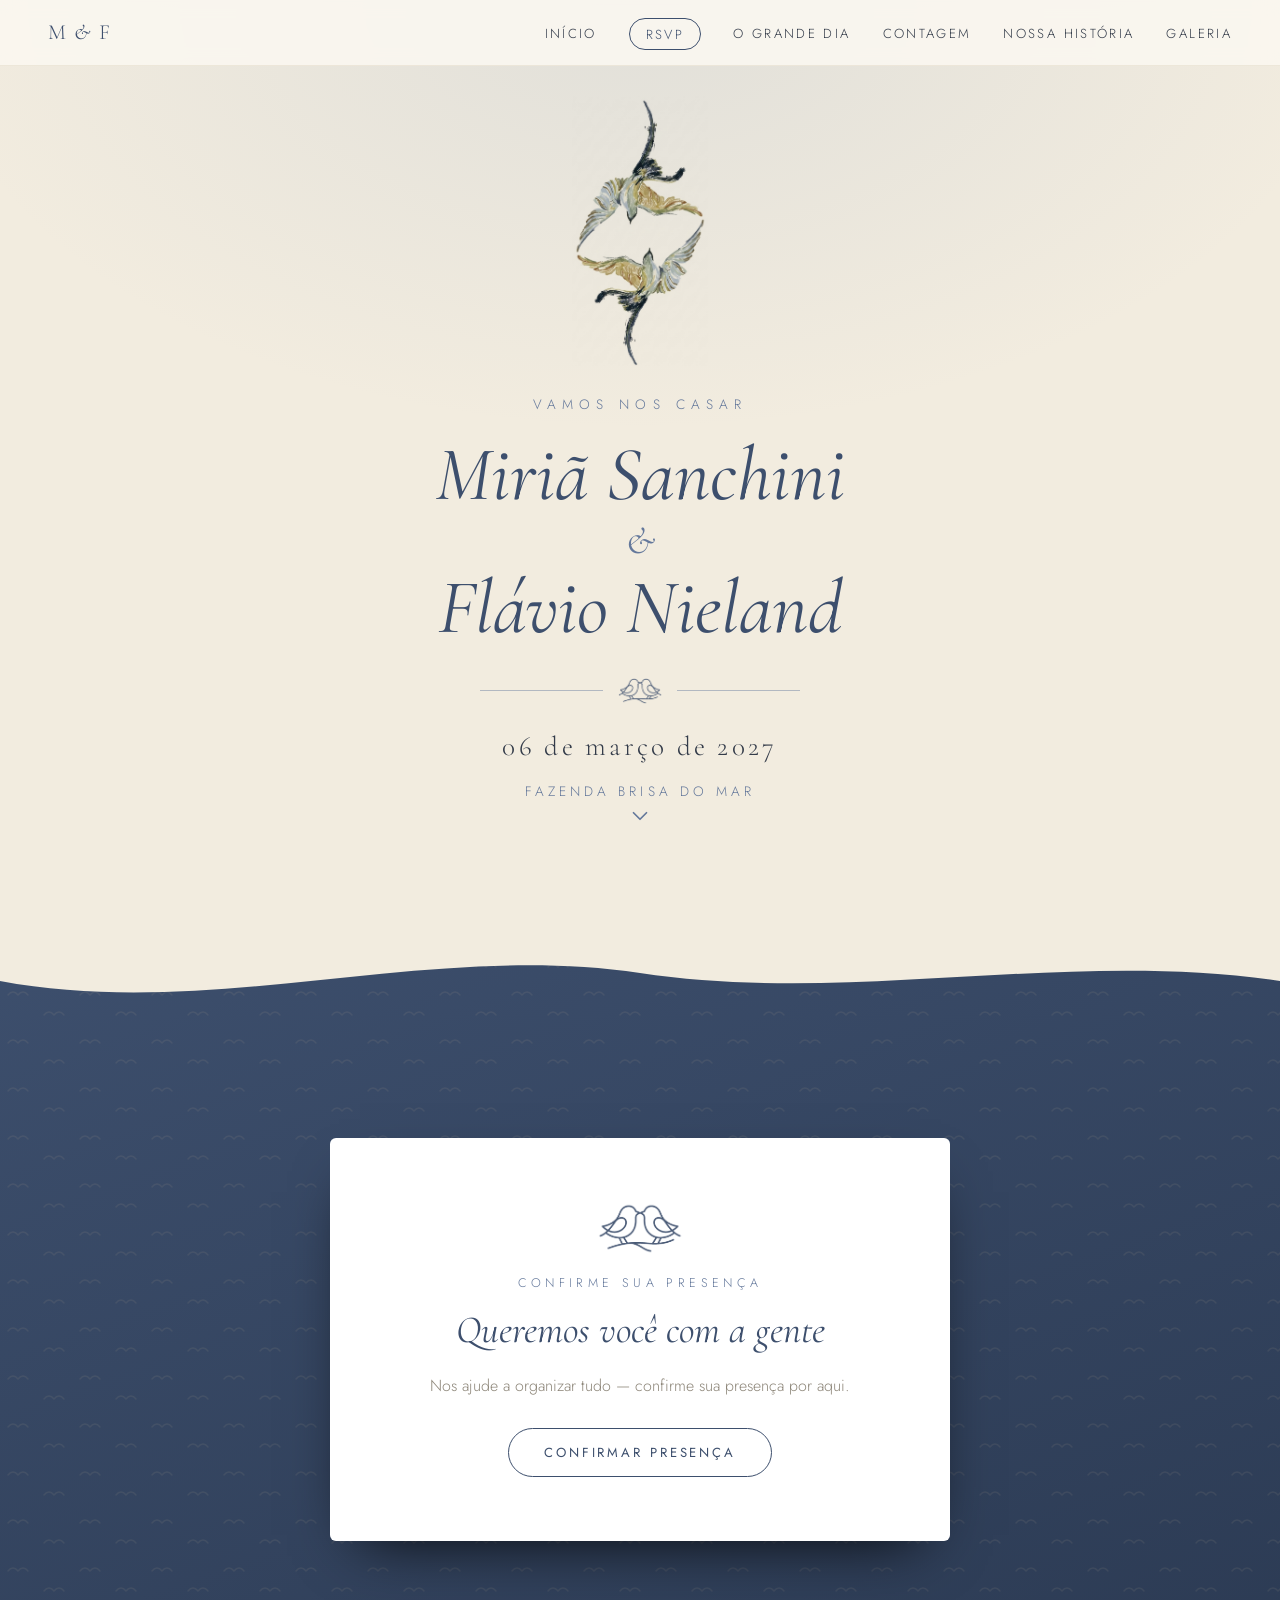
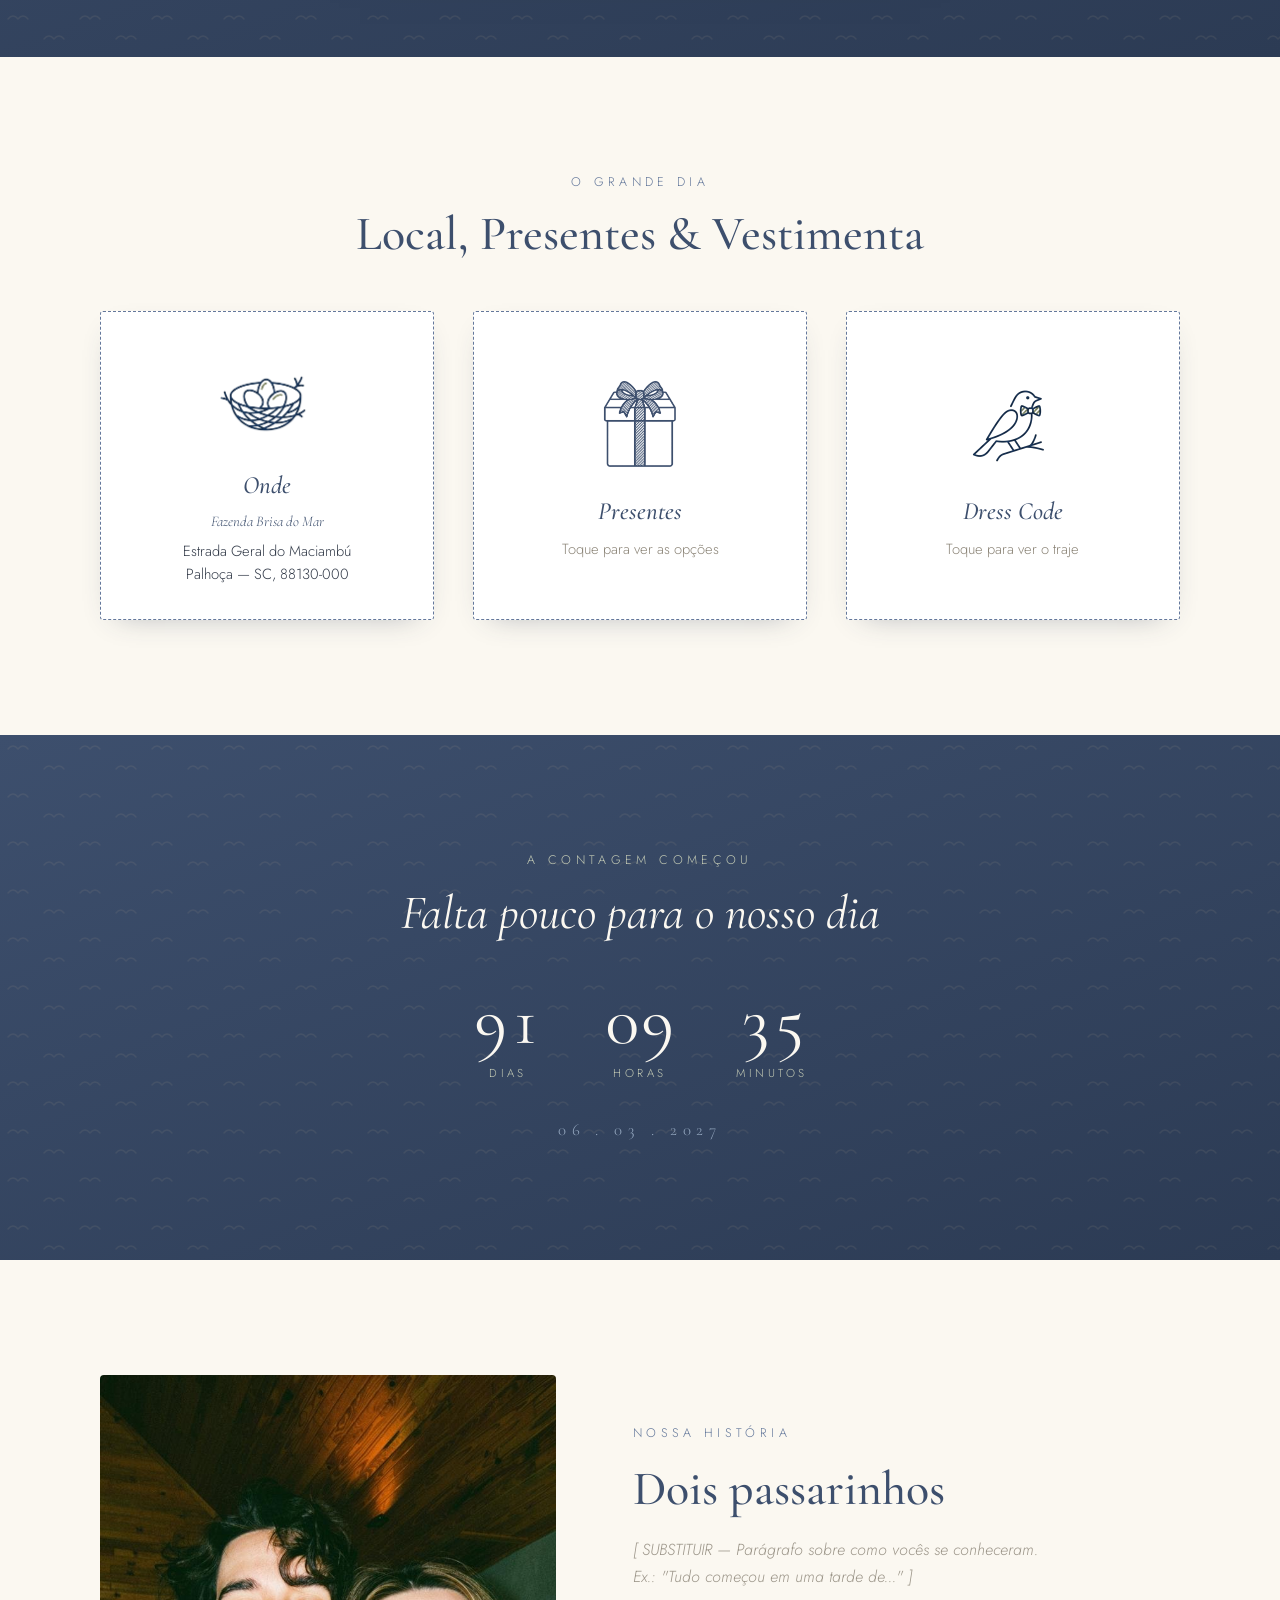
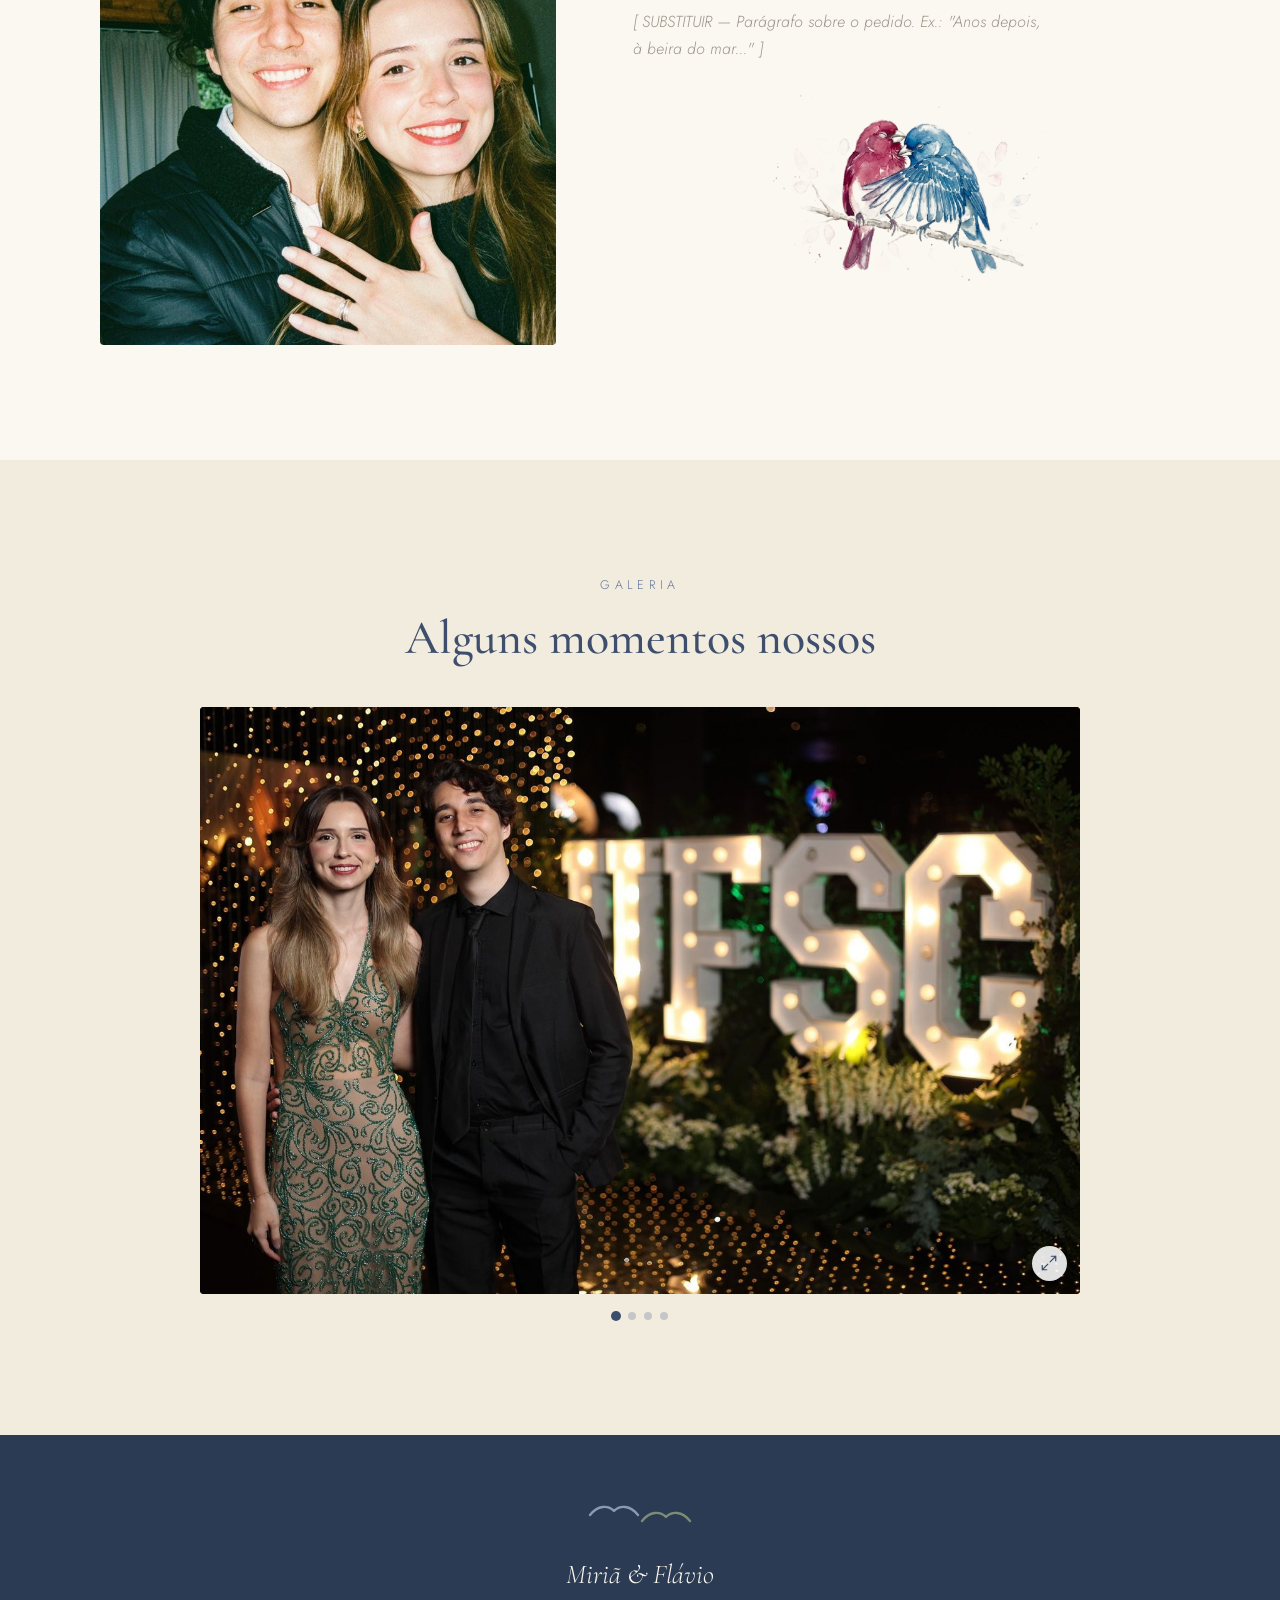
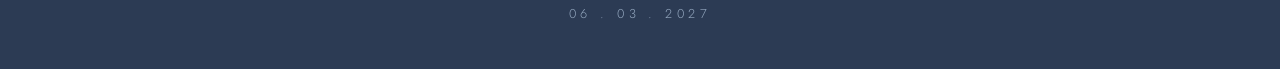
<file: index.html>
<!DOCTYPE html>
<html lang="pt-BR">
<head>
  <meta charset="UTF-8">
  <meta name="viewport" content="width=device-width, initial-scale=1.0">
  <title>Miriã &amp; Flávio — 06 de março de 2027</title>
  <meta name="description" content="Site do casamento de Miriã e Flávio — 06 de março de 2027.">
  <link rel="preconnect" href="https://fonts.googleapis.com">
  <link rel="preconnect" href="https://fonts.gstatic.com" crossorigin>
  <link href="https://fonts.googleapis.com/css2?family=Cormorant+Garamond:ital,wght@0,300;0,400;0,500;0,600;1,400;1,500&family=Jost:wght@300;400;500;600&display=swap" rel="stylesheet">
  <link rel="stylesheet" href="css/styles.css">
  <link rel="icon" href="data:image/svg+xml,<svg xmlns='http://www.w3.org/2000/svg' viewBox='0 0 100 100'><text y='.9em' font-size='90'>🕊️</text></svg>">
</head>
<body>

  <!-- ============ NAV ============ -->
  <nav class="nav" id="nav">
    <a class="nav__brand" href="#inicio">M <span class="amp">&amp;</span> F</a>
    <button class="nav__toggle" id="navToggle" aria-label="Abrir menu">
      <span></span><span></span><span></span>
    </button>
    <ul class="nav__links" id="navLinks">
      <li><a href="#inicio">Início</a></li>
      <li><a href="#rsvp" class="nav__cta">RSVP</a></li>
      <li><a href="#grande-dia">O Grande Dia</a></li>
      <li><a href="#contagem">Contagem</a></li>
      <li><a href="#historia">Nossa História</a></li>
      <li><a href="#galeria">Galeria</a></li>
    </ul>
  </nav>

  <!-- ============ HERO ============ -->
  <header class="hero" id="inicio">
    <div class="hero__inner">

      <!-- Ilustração: andorinhas em voo circular (arte final) -->
      <div class="hero__swallows" aria-hidden="true">
        <img src="assets/img/hero-andorinhas.png" alt="">
      </div>

      <p class="hero__kicker">Vamos nos casar</p>
      <h1 class="hero__names">
        <span>Miriã Sanchini</span>
        <span class="hero__amp amp">&amp;</span>
        <span>Flávio Nieland</span>
      </h1>
      <div class="hero__rule" aria-hidden="true"><span></span><img class="mini-birds" src="assets/img/lovebirds-indigo.png" alt=""><span></span></div>
      <p class="hero__date">06 de março de 2027</p>
      <p class="hero__place">Fazenda Brisa do Mar</p>
      <a href="#rsvp" class="hero__scroll" aria-label="Rolar para baixo">
        <svg viewBox="0 0 24 24" width="26" height="26"><path d="M6 9 L12 15 L18 9" stroke="currentColor" stroke-width="1.6" fill="none" stroke-linecap="round" stroke-linejoin="round"/></svg>
      </a>
    </div>

  </header>

  <main>

    <!-- ============ RSVP ============ -->
    <section class="section rsvp" id="rsvp">
      <div class="section__inner rsvp__box">
        <div class="rsvp__shell" aria-hidden="true">
          <img src="assets/img/lovebirds-indigo.png" alt="" width="88">
        </div>
        <p class="eyebrow">Confirme sua presença</p>
        <h2 class="rsvp__title">Queremos você com a gente</h2>
        <p class="rsvp__text">Nos ajude a organizar tudo — confirme sua presença por aqui.</p>
        <button class="rsvp__btn" id="rsvpBtn">Confirmar presença</button>
      </div>
    </section>

    <!-- ============ O GRANDE DIA ============ -->
    <section class="section grande-dia" id="grande-dia">
      <div class="section__inner">
        <p class="eyebrow">O Grande Dia</p>
        <h2>Local, Presentes &amp; Vestimenta</h2>
        <div class="selos">

          <!-- O href aponta pro mapa de propósito: sem JS o link ainda leva a algum
               lugar útil em vez de virar um link morto. Com JS, abre o modal. -->
          <a class="selo selo--onde" id="ondeCard" href="https://www.google.com/maps/search/?api=1&amp;query=Fazenda+Brisa+do+Mar%2C+Palho%C3%A7a+-+SC" target="_blank" rel="noopener">
            <div class="selo__art" aria-hidden="true">
              <img src="assets/img/selo-ninho.png" alt="">
            </div>
            <h3>Onde</h3>
            <p class="onde__nome">Fazenda Brisa do Mar</p>
            <p class="onde__end">Estrada Geral do Maciambú<br>Palhoça — SC, 88130-000</p>
          </a>

          <!-- mesmo desenho do card do dress code, e pelos mesmos motivos: <button>
               porque o card abre um modal, <span> no lugar do <h3> porque heading
               dentro de <button> é HTML inválido. -->
          <button class="selo selo--pres" id="presentesBtn" type="button">
            <span class="selo__art" aria-hidden="true">
              <img src="assets/img/selo-presente.png" alt="">
            </span>
            <span class="selo__h3">Presentes</span>
            <span class="pres__cta">Toque para ver as opções</span>
          </button>

          <!-- botão, e não <article>: sem href natural pra onde cair, quem abre o
               modal aqui é o próprio card. <button> já dá foco e teclado de graça.
               O <h3> virou <span>: heading dentro de <button> é HTML inválido. -->
          <button class="selo selo--dc" id="dressCodeBtn" type="button">
            <span class="selo__art" aria-hidden="true">
              <img src="assets/img/selo-gravata.png" alt="">
            </span>
            <span class="selo__h3">Dress Code</span>
            <span class="dc__cta">Toque para ver o traje</span>
          </button>

        </div>
      </div>
    </section>

    <!-- ============ CONTAGEM ============ -->
    <section class="section contagem" id="contagem">
      <div class="contagem__texture" aria-hidden="true"></div>
      <div class="section__inner">
        <p class="eyebrow eyebrow--light">A contagem começou</p>
        <h2 class="contagem__title">Falta pouco para o nosso dia</h2>
        <div class="contagem__grid" id="countdown">
          <div class="contagem__cell"><span class="contagem__num" id="cdDias">—</span><span class="contagem__label">dias</span></div>
          <div class="contagem__cell"><span class="contagem__num" id="cdHoras">—</span><span class="contagem__label">horas</span></div>
          <div class="contagem__cell"><span class="contagem__num" id="cdMin">—</span><span class="contagem__label">minutos</span></div>
        </div>
        <p class="contagem__date">06 . 03 . 2027</p>
      </div>
    </section>

    <!-- ============ NOSSA HISTÓRIA ============ -->
    <section class="section historia" id="historia">
      <div class="section__inner historia__grid">
        <div class="historia__photo">
          <figure class="historia__foto">
            <img src="assets/img/fotos/historia-pedido.jpg" alt="Miriã e Flávio no dia do pedido de casamento" loading="lazy" decoding="async" width="720" height="1280">
          </figure>
          <div class="historia__photo-frame" aria-hidden="true"></div>
        </div>
        <div class="historia__text">
          <p class="eyebrow">Nossa História</p>
          <h2>Dois passarinhos</h2>
          <p class="placeholder-text">[ SUBSTITUIR — Parágrafo sobre como vocês se conheceram. Ex.: "Tudo começou em uma tarde de..." ]</p>
          <p class="placeholder-text">[ SUBSTITUIR — Parágrafo sobre o pedido. Ex.: "Anos depois, à beira do mar..." ]</p>
          <div class="historia__bird" aria-hidden="true">
            <img src="assets/img/historia-passarinhos.png" alt="">
          </div>
        </div>
      </div>
    </section>

    <!-- ============ GALERIA ============ -->
    <section class="section galeria" id="galeria">
      <div class="section__inner">
        <p class="eyebrow">Galeria</p>
        <h2>Alguns momentos nossos</h2>
        <!-- Uma foto por vez, trocando sozinha; o clique abre o modal com todas.
             Sem JS fica a primeira foto parada, que já é o essencial. -->
        <button class="palco" id="palcoBtn" type="button" aria-label="Ampliar as fotos">
          <figure class="palco__slide is-ativa">
            <img src="assets/img/fotos/galeria-formatura.jpg" alt="Miriã e Flávio na formatura da UFSC" width="1400" height="933"
                 decoding="async">
          </figure>
          <figure class="palco__slide">
            <img src="assets/img/fotos/galeria-aniversario.jpg" alt="Miriã e Flávio na festa de aniversário" width="892" height="1280"
                 decoding="async" loading="lazy">
          </figure>
          <figure class="palco__slide">
            <img src="assets/img/fotos/galeria-pedalinho.jpg" alt="Miriã e Flávio no pedalinho" width="960" height="1280"
                 decoding="async" loading="lazy">
          </figure>
          <figure class="palco__slide">
            <img src="assets/img/fotos/galeria-beiramar.jpg" alt="Miriã e Flávio ao entardecer" width="1280" height="960"
                 decoding="async" loading="lazy">
          </figure>
          <span class="palco__lupa" aria-hidden="true">
            <svg viewBox="0 0 24 24" width="18" height="18" fill="none" stroke="currentColor" stroke-width="1.6" stroke-linecap="round" stroke-linejoin="round">
              <path d="M15 3h6v6M9 21H3v-6M21 3l-7.5 7.5M3 21l7.5-7.5"/>
            </svg>
          </span>
        </button>

        <div class="palco__pontos" id="palcoPontos">
          <button type="button" class="palco__ponto" aria-label="Ver foto 1 de 4"></button>
          <button type="button" class="palco__ponto" aria-label="Ver foto 2 de 4"></button>
          <button type="button" class="palco__ponto" aria-label="Ver foto 3 de 4"></button>
          <button type="button" class="palco__ponto" aria-label="Ver foto 4 de 4"></button>
        </div>
      </div>
    </section>

  </main>

  <!-- ============ FOOTER ============ -->
  <footer class="footer">
    <div class="footer__birds" aria-hidden="true">
      <svg viewBox="0 0 120 40" fill="none">
        <path d="M10 24 C 18 14 28 14 34 20 M 34 20 C 40 14 50 14 58 24" stroke="var(--solitude)" stroke-width="2.4" stroke-linecap="round"/>
        <path d="M62 30 C 70 20 80 20 86 26 M 86 26 C 92 20 102 20 110 30" stroke="var(--sage)" stroke-width="2.4" stroke-linecap="round"/>
      </svg>
    </div>
    <p class="footer__names">Miriã <span class="amp">&amp;</span> Flávio</p>
    <p class="footer__date">06 . 03 . 2027</p>
  </footer>

  <!-- ============ MODAL (serve o RSVP, o card Onde e o Dress Code) ============ -->
  <div class="modal" id="modal" hidden>
    <div class="modal__fundo" data-fechar></div>
    <div class="modal__caixa" role="dialog" aria-modal="true" aria-labelledby="modalTitulo">
      <button class="modal__x" id="modalX" data-fechar aria-label="Fechar">&times;</button>
      <div id="modalCorpo"></div>
    </div>
  </div>

  <!-- ============ CONTEÚDO DO DRESS CODE ============
       Fica aqui, e não numa string no main.js, porque é o conteúdo que mais
       muda: trocar um texto ou uma foto é mexer só neste bloco.
       <details name="dc"> abre um e fecha os outros sem uma linha de JS. -->
  <template id="dressCodeTpl">
    <div class="modal__pad dc__pad dc">
      <h3 class="modal__titulo dc__titulo" id="modalTitulo">Dress Code</h3>

      <details name="dc">
        <summary>
          <div class="dc__capa">
            <img src="assets/img/dresscode/mini-convidados.jpg" alt="">
            <div class="dc__capa-rot"><span class="dc__capa-nome">Convidados</span><span class="dc__mais" aria-hidden="true">+</span></div>
          </div>
        </summary>
        <div class="dc__corpo">
          <p class="dc__texto">Esporte fino.</p>
          <figure class="dc__fig dc__fig--vertical"><img src="assets/img/dresscode/convidados.jpg" alt="Referência de esporte fino" loading="lazy"></figure>
        </div>
      </details>

      <details name="dc">
        <summary>
          <div class="dc__capa">
            <img src="assets/img/dresscode/mini-madrinhas.jpg" alt="">
            <div class="dc__capa-rot"><span class="dc__capa-nome">Madrinhas</span><span class="dc__mais" aria-hidden="true">+</span></div>
          </div>
        </summary>
        <div class="dc__corpo">
          <p class="dc__texto">Vestido longo rosa claro.</p>
          <figure class="dc__fig dc__fig--grupo"><img src="assets/img/dresscode/madrinhas.jpg" alt="Referência de vestidos em rosa claro" loading="lazy"></figure>
        </div>
      </details>

      <details name="dc">
        <summary>
          <div class="dc__capa">
            <img src="assets/img/dresscode/mini-padrinhos.jpg" alt="">
            <div class="dc__capa-rot"><span class="dc__capa-nome">Padrinhos</span><span class="dc__mais" aria-hidden="true">+</span></div>
          </div>
        </summary>
        <div class="dc__corpo">
          <p class="dc__texto">Terno preto e camisa branca.</p>
          <figure class="dc__fig dc__fig--vertical"><img src="assets/img/dresscode/padrinhos.jpg" alt="Referência de terno preto com camisa branca" loading="lazy"></figure>
        </div>
      </details>
    </div>
  </template>


  <!-- ============ CONTEÚDO DOS PRESENTES ============
       Mesmo arranjo do dress code: o conteúdo mora aqui, e não numa string do
       main.js, porque é o bloco que mais muda — chave, links e texto.
       <details name="presentes"> abre um e fecha o outro sem JS.
       O SVG do QR é o BR Code estático gerado no app do banco, sem valor fixo;
       os módulos usam currentColor, então a cor sai do CSS. -->
  <template id="presentesTpl">
    <div class="modal__pad pres">
      <h3 class="modal__titulo" id="modalTitulo">Presentes</h3>
      <p class="pres__intro">Caso tenha condições e interesse em nos presentear, você pode fazer isso via PIX ou escolhendo algum item das listas de presentes abaixo.</p>

      <details name="presentes">
        <summary>
          <span class="pres__barra">Ver o PIX<span class="pres__mais" aria-hidden="true"></span></span>
        </summary>
        <div class="pres__corpo">
          <div class="pres__qr"><svg xmlns="http://www.w3.org/2000/svg" viewBox="0 0 57 57" shape-rendering="crispEdges" role="img" aria-label="QR code do Pix"><path fill="currentColor" d="M4 4h7v1h-7zM12 4h1v1h-1zM14 4h1v1h-1zM17 4h2v1h-2zM22 4h2v1h-2zM27 4h1v1h-1zM29 4h3v1h-3zM34 4h1v1h-1zM36 4h1v1h-1zM39 4h3v1h-3zM44 4h1v1h-1zM46 4h7v1h-7zM4 5h1v1h-1zM10 5h1v1h-1zM15 5h1v1h-1zM17 5h1v1h-1zM19 5h1v1h-1zM21 5h1v1h-1zM23 5h2v1h-2zM26 5h1v1h-1zM30 5h1v1h-1zM33 5h5v1h-5zM40 5h1v1h-1zM42 5h3v1h-3zM46 5h1v1h-1zM52 5h1v1h-1zM4 6h1v1h-1zM6 6h3v1h-3zM10 6h1v1h-1zM13 6h3v1h-3zM17 6h1v1h-1zM19 6h2v1h-2zM23 6h1v1h-1zM25 6h2v1h-2zM31 6h2v1h-2zM34 6h6v1h-6zM43 6h2v1h-2zM46 6h1v1h-1zM48 6h3v1h-3zM52 6h1v1h-1zM4 7h1v1h-1zM6 7h3v1h-3zM10 7h1v1h-1zM12 7h2v1h-2zM15 7h1v1h-1zM18 7h2v1h-2zM21 7h3v1h-3zM27 7h1v1h-1zM29 7h2v1h-2zM34 7h2v1h-2zM38 7h2v1h-2zM43 7h1v1h-1zM46 7h1v1h-1zM48 7h3v1h-3zM52 7h1v1h-1zM4 8h1v1h-1zM6 8h3v1h-3zM10 8h1v1h-1zM12 8h2v1h-2zM17 8h1v1h-1zM20 8h1v1h-1zM22 8h3v1h-3zM26 8h5v1h-5zM32 8h1v1h-1zM34 8h1v1h-1zM36 8h1v1h-1zM39 8h3v1h-3zM46 8h1v1h-1zM48 8h3v1h-3zM52 8h1v1h-1zM4 9h1v1h-1zM10 9h1v1h-1zM12 9h2v1h-2zM16 9h1v1h-1zM18 9h1v1h-1zM20 9h3v1h-3zM24 9h1v1h-1zM26 9h1v1h-1zM30 9h2v1h-2zM35 9h4v1h-4zM41 9h2v1h-2zM46 9h1v1h-1zM52 9h1v1h-1zM4 10h7v1h-7zM12 10h1v1h-1zM14 10h1v1h-1zM16 10h1v1h-1zM18 10h1v1h-1zM20 10h1v1h-1zM22 10h1v1h-1zM24 10h1v1h-1zM26 10h1v1h-1zM28 10h1v1h-1zM30 10h1v1h-1zM32 10h1v1h-1zM34 10h1v1h-1zM36 10h1v1h-1zM38 10h1v1h-1zM40 10h1v1h-1zM42 10h1v1h-1zM44 10h1v1h-1zM46 10h7v1h-7zM12 11h3v1h-3zM16 11h1v1h-1zM18 11h1v1h-1zM21 11h2v1h-2zM25 11h2v1h-2zM30 11h1v1h-1zM32 11h1v1h-1zM37 11h3v1h-3zM42 11h1v1h-1zM44 11h1v1h-1zM4 12h1v1h-1zM8 12h1v1h-1zM10 12h5v1h-5zM16 12h2v1h-2zM20 12h3v1h-3zM26 12h6v1h-6zM34 12h1v1h-1zM36 12h1v1h-1zM40 12h1v1h-1zM42 12h8v1h-8zM52 12h1v1h-1zM4 13h2v1h-2zM8 13h1v1h-1zM11 13h2v1h-2zM14 13h5v1h-5zM21 13h1v1h-1zM23 13h6v1h-6zM30 13h1v1h-1zM32 13h2v1h-2zM35 13h1v1h-1zM40 13h3v1h-3zM44 13h1v1h-1zM48 13h1v1h-1zM50 13h2v1h-2zM4 14h1v1h-1zM7 14h2v1h-2zM10 14h1v1h-1zM12 14h1v1h-1zM14 14h1v1h-1zM20 14h6v1h-6zM27 14h1v1h-1zM32 14h2v1h-2zM36 14h4v1h-4zM44 14h2v1h-2zM48 14h1v1h-1zM51 14h1v1h-1zM5 15h2v1h-2zM12 15h3v1h-3zM16 15h2v1h-2zM19 15h4v1h-4zM24 15h2v1h-2zM27 15h1v1h-1zM29 15h2v1h-2zM33 15h1v1h-1zM36 15h1v1h-1zM38 15h1v1h-1zM43 15h1v1h-1zM45 15h1v1h-1zM48 15h3v1h-3zM52 15h1v1h-1zM4 16h1v1h-1zM6 16h1v1h-1zM8 16h3v1h-3zM15 16h1v1h-1zM18 16h3v1h-3zM23 16h2v1h-2zM26 16h1v1h-1zM29 16h2v1h-2zM32 16h1v1h-1zM35 16h3v1h-3zM39 16h3v1h-3zM46 16h3v1h-3zM50 16h1v1h-1zM52 16h1v1h-1zM4 17h1v1h-1zM6 17h2v1h-2zM9 17h1v1h-1zM11 17h1v1h-1zM13 17h4v1h-4zM19 17h2v1h-2zM25 17h4v1h-4zM30 17h3v1h-3zM34 17h6v1h-6zM41 17h1v1h-1zM52 17h1v1h-1zM5 18h1v1h-1zM7 18h1v1h-1zM9 18h2v1h-2zM12 18h4v1h-4zM18 18h1v1h-1zM21 18h1v1h-1zM24 18h2v1h-2zM27 18h1v1h-1zM31 18h1v1h-1zM34 18h2v1h-2zM37 18h5v1h-5zM44 18h1v1h-1zM46 18h1v1h-1zM51 18h1v1h-1zM5 19h1v1h-1zM8 19h2v1h-2zM11 19h1v1h-1zM13 19h1v1h-1zM15 19h4v1h-4zM23 19h2v1h-2zM27 19h3v1h-3zM31 19h2v1h-2zM34 19h1v1h-1zM39 19h1v1h-1zM42 19h2v1h-2zM45 19h1v1h-1zM48 19h1v1h-1zM50 19h2v1h-2zM4 20h1v1h-1zM7 20h1v1h-1zM9 20h3v1h-3zM14 20h2v1h-2zM18 20h2v1h-2zM21 20h1v1h-1zM23 20h1v1h-1zM27 20h2v1h-2zM30 20h3v1h-3zM38 20h2v1h-2zM41 20h1v1h-1zM44 20h3v1h-3zM48 20h2v1h-2zM52 20h1v1h-1zM6 21h1v1h-1zM8 21h2v1h-2zM12 21h1v1h-1zM15 21h1v1h-1zM18 21h6v1h-6zM26 21h2v1h-2zM29 21h1v1h-1zM32 21h2v1h-2zM35 21h1v1h-1zM37 21h2v1h-2zM41 21h3v1h-3zM45 21h2v1h-2zM52 21h1v1h-1zM5 22h3v1h-3zM10 22h4v1h-4zM17 22h1v1h-1zM19 22h3v1h-3zM24 22h1v1h-1zM27 22h1v1h-1zM30 22h1v1h-1zM33 22h1v1h-1zM35 22h4v1h-4zM40 22h1v1h-1zM46 22h1v1h-1zM48 22h5v1h-5zM5 23h5v1h-5zM12 23h1v1h-1zM16 23h1v1h-1zM18 23h1v1h-1zM20 23h3v1h-3zM26 23h2v1h-2zM29 23h2v1h-2zM32 23h2v1h-2zM35 23h1v1h-1zM39 23h1v1h-1zM41 23h1v1h-1zM43 23h1v1h-1zM45 23h1v1h-1zM49 23h2v1h-2zM4 24h2v1h-2zM7 24h1v1h-1zM9 24h3v1h-3zM14 24h1v1h-1zM18 24h1v1h-1zM22 24h3v1h-3zM26 24h4v1h-4zM34 24h1v1h-1zM37 24h2v1h-2zM40 24h1v1h-1zM42 24h1v1h-1zM45 24h4v1h-4zM52 24h1v1h-1zM5 25h5v1h-5zM12 25h1v1h-1zM15 25h2v1h-2zM18 25h1v1h-1zM20 25h2v1h-2zM23 25h2v1h-2zM26 25h2v1h-2zM33 25h1v1h-1zM35 25h1v1h-1zM37 25h1v1h-1zM39 25h1v1h-1zM42 25h3v1h-3zM46 25h1v1h-1zM50 25h1v1h-1zM52 25h1v1h-1zM4 26h1v1h-1zM7 26h6v1h-6zM15 26h2v1h-2zM19 26h1v1h-1zM23 26h1v1h-1zM26 26h5v1h-5zM33 26h1v1h-1zM35 26h2v1h-2zM39 26h1v1h-1zM41 26h8v1h-8zM5 27h1v1h-1zM8 27h1v1h-1zM12 27h1v1h-1zM15 27h3v1h-3zM20 27h1v1h-1zM22 27h1v1h-1zM24 27h1v1h-1zM26 27h1v1h-1zM30 27h10v1h-10zM41 27h1v1h-1zM43 27h2v1h-2zM48 27h1v1h-1zM50 27h1v1h-1zM52 27h1v1h-1zM5 28h1v1h-1zM8 28h1v1h-1zM10 28h1v1h-1zM12 28h1v1h-1zM20 28h2v1h-2zM23 28h1v1h-1zM25 28h2v1h-2zM28 28h1v1h-1zM30 28h1v1h-1zM32 28h2v1h-2zM35 28h2v1h-2zM40 28h2v1h-2zM44 28h1v1h-1zM46 28h1v1h-1zM48 28h1v1h-1zM50 28h1v1h-1zM52 28h1v1h-1zM4 29h1v1h-1zM8 29h1v1h-1zM12 29h2v1h-2zM17 29h1v1h-1zM20 29h1v1h-1zM23 29h2v1h-2zM26 29h1v1h-1zM30 29h1v1h-1zM33 29h2v1h-2zM37 29h1v1h-1zM40 29h2v1h-2zM44 29h1v1h-1zM48 29h1v1h-1zM50 29h1v1h-1zM52 29h1v1h-1zM5 30h1v1h-1zM7 30h10v1h-10zM20 30h1v1h-1zM23 30h2v1h-2zM26 30h6v1h-6zM33 30h1v1h-1zM43 30h6v1h-6zM51 30h1v1h-1zM9 31h1v1h-1zM13 31h1v1h-1zM15 31h3v1h-3zM22 31h1v1h-1zM25 31h1v1h-1zM27 31h1v1h-1zM31 31h2v1h-2zM37 31h1v1h-1zM42 31h4v1h-4zM50 31h3v1h-3zM4 32h1v1h-1zM8 32h1v1h-1zM10 32h3v1h-3zM14 32h1v1h-1zM16 32h2v1h-2zM19 32h1v1h-1zM24 32h1v1h-1zM28 32h2v1h-2zM33 32h1v1h-1zM35 32h2v1h-2zM39 32h1v1h-1zM46 32h1v1h-1zM48 32h1v1h-1zM50 32h1v1h-1zM6 33h3v1h-3zM11 33h2v1h-2zM15 33h3v1h-3zM20 33h1v1h-1zM23 33h3v1h-3zM27 33h1v1h-1zM31 33h3v1h-3zM35 33h3v1h-3zM39 33h1v1h-1zM42 33h2v1h-2zM45 33h3v1h-3zM52 33h1v1h-1zM5 34h1v1h-1zM10 34h2v1h-2zM15 34h1v1h-1zM17 34h3v1h-3zM21 34h3v1h-3zM25 34h5v1h-5zM31 34h2v1h-2zM40 34h1v1h-1zM43 34h5v1h-5zM50 34h2v1h-2zM4 35h1v1h-1zM6 35h2v1h-2zM9 35h1v1h-1zM13 35h1v1h-1zM15 35h4v1h-4zM20 35h2v1h-2zM25 35h2v1h-2zM28 35h3v1h-3zM32 35h2v1h-2zM35 35h1v1h-1zM37 35h2v1h-2zM42 35h5v1h-5zM49 35h1v1h-1zM51 35h1v1h-1zM10 36h5v1h-5zM16 36h1v1h-1zM19 36h2v1h-2zM24 36h1v1h-1zM28 36h2v1h-2zM33 36h5v1h-5zM40 36h3v1h-3zM44 36h1v1h-1zM52 36h1v1h-1zM4 37h1v1h-1zM8 37h1v1h-1zM11 37h1v1h-1zM15 37h1v1h-1zM19 37h2v1h-2zM22 37h3v1h-3zM26 37h1v1h-1zM28 37h1v1h-1zM31 37h1v1h-1zM34 37h1v1h-1zM36 37h1v1h-1zM39 37h5v1h-5zM48 37h2v1h-2zM4 38h1v1h-1zM6 38h3v1h-3zM10 38h1v1h-1zM14 38h1v1h-1zM17 38h2v1h-2zM20 38h9v1h-9zM31 38h2v1h-2zM38 38h2v1h-2zM43 38h1v1h-1zM45 38h1v1h-1zM47 38h4v1h-4zM4 39h1v1h-1zM8 39h1v1h-1zM12 39h2v1h-2zM15 39h5v1h-5zM21 39h2v1h-2zM24 39h2v1h-2zM27 39h1v1h-1zM30 39h1v1h-1zM33 39h1v1h-1zM35 39h1v1h-1zM37 39h1v1h-1zM40 39h2v1h-2zM45 39h1v1h-1zM48 39h5v1h-5zM4 40h9v1h-9zM15 40h1v1h-1zM17 40h3v1h-3zM25 40h1v1h-1zM27 40h1v1h-1zM29 40h3v1h-3zM33 40h1v1h-1zM35 40h1v1h-1zM37 40h2v1h-2zM44 40h1v1h-1zM46 40h3v1h-3zM52 40h1v1h-1zM4 41h1v1h-1zM6 41h4v1h-4zM15 41h1v1h-1zM17 41h3v1h-3zM22 41h1v1h-1zM24 41h1v1h-1zM26 41h1v1h-1zM29 41h2v1h-2zM34 41h1v1h-1zM36 41h2v1h-2zM39 41h1v1h-1zM41 41h3v1h-3zM45 41h1v1h-1zM48 41h1v1h-1zM50 41h2v1h-2zM5 42h1v1h-1zM9 42h2v1h-2zM15 42h1v1h-1zM17 42h11v1h-11zM29 42h3v1h-3zM34 42h1v1h-1zM36 42h2v1h-2zM39 42h1v1h-1zM42 42h1v1h-1zM44 42h2v1h-2zM47 42h2v1h-2zM5 43h3v1h-3zM12 43h4v1h-4zM18 43h2v1h-2zM21 43h2v1h-2zM24 43h4v1h-4zM30 43h1v1h-1zM32 43h2v1h-2zM35 43h5v1h-5zM41 43h1v1h-1zM43 43h2v1h-2zM48 43h5v1h-5zM4 44h3v1h-3zM10 44h2v1h-2zM13 44h1v1h-1zM15 44h2v1h-2zM19 44h1v1h-1zM21 44h2v1h-2zM26 44h5v1h-5zM32 44h1v1h-1zM34 44h3v1h-3zM38 44h1v1h-1zM40 44h1v1h-1zM44 44h5v1h-5zM52 44h1v1h-1zM12 45h1v1h-1zM14 45h1v1h-1zM17 45h1v1h-1zM20 45h1v1h-1zM22 45h1v1h-1zM24 45h3v1h-3zM30 45h2v1h-2zM33 45h4v1h-4zM40 45h3v1h-3zM44 45h1v1h-1zM48 45h1v1h-1zM52 45h1v1h-1zM4 46h7v1h-7zM12 46h1v1h-1zM14 46h1v1h-1zM20 46h5v1h-5zM26 46h1v1h-1zM28 46h1v1h-1zM30 46h1v1h-1zM32 46h3v1h-3zM37 46h5v1h-5zM43 46h2v1h-2zM46 46h1v1h-1zM48 46h1v1h-1zM51 46h2v1h-2zM4 47h1v1h-1zM10 47h1v1h-1zM13 47h1v1h-1zM15 47h1v1h-1zM17 47h3v1h-3zM22 47h1v1h-1zM24 47h3v1h-3zM30 47h2v1h-2zM36 47h5v1h-5zM42 47h3v1h-3zM48 47h3v1h-3zM4 48h1v1h-1zM6 48h3v1h-3zM10 48h1v1h-1zM12 48h2v1h-2zM17 48h4v1h-4zM22 48h10v1h-10zM33 48h2v1h-2zM36 48h1v1h-1zM44 48h5v1h-5zM52 48h1v1h-1zM4 49h1v1h-1zM6 49h3v1h-3zM10 49h1v1h-1zM14 49h1v1h-1zM16 49h3v1h-3zM20 49h1v1h-1zM22 49h1v1h-1zM27 49h1v1h-1zM29 49h4v1h-4zM36 49h1v1h-1zM40 49h1v1h-1zM42 49h1v1h-1zM44 49h1v1h-1zM46 49h3v1h-3zM51 49h2v1h-2zM4 50h1v1h-1zM6 50h3v1h-3zM10 50h1v1h-1zM14 50h2v1h-2zM18 50h1v1h-1zM22 50h1v1h-1zM24 50h3v1h-3zM29 50h1v1h-1zM31 50h2v1h-2zM34 50h1v1h-1zM36 50h5v1h-5zM42 50h2v1h-2zM46 50h2v1h-2zM50 50h2v1h-2zM4 51h1v1h-1zM10 51h1v1h-1zM15 51h2v1h-2zM18 51h2v1h-2zM21 51h4v1h-4zM28 51h1v1h-1zM31 51h2v1h-2zM34 51h1v1h-1zM39 51h1v1h-1zM41 51h2v1h-2zM44 51h2v1h-2zM49 51h1v1h-1zM51 51h2v1h-2zM4 52h7v1h-7zM12 52h2v1h-2zM16 52h1v1h-1zM18 52h1v1h-1zM20 52h3v1h-3zM30 52h3v1h-3zM38 52h2v1h-2zM41 52h1v1h-1zM47 52h4v1h-4zM52 52h1v1h-1z"/></svg></div>

          <button class="pres__chave" type="button" data-copiar="flavionieland1@gmail.com">
            <span class="pres__chave-rot">Chave Pix</span>
            <span class="pres__chave-val">flavionieland1@gmail.com</span>
            <svg class="pres__copiar" viewBox="0 0 24 24" fill="none" stroke="currentColor"
                 stroke-width="1.7" stroke-linecap="round" stroke-linejoin="round" aria-hidden="true">
              <rect x="9" y="9" width="12" height="12" rx="2.5"/>
              <path d="M6 15H4.5A1.5 1.5 0 0 1 3 13.5v-9A1.5 1.5 0 0 1 4.5 3h9A1.5 1.5 0 0 1 15 4.5V6"/>
            </svg>
          </button>
          <!-- o aviso fica FORA do retângulo e com a altura sempre reservada:
               dentro ele disputaria espaço com a chave, e sem altura fixa o
               modal daria um pulo toda vez que a mensagem sumisse -->
          <p class="pres__ok" role="status">Copiado!</p>
        </div>
      </details>

      <details name="presentes">
        <summary>
          <span class="pres__barra">Ver as listas<span class="pres__mais" aria-hidden="true"></span></span>
        </summary>
        <div class="pres__corpo">
          <a class="opcao opcao--texto" href="https://lista.havan.com.br/Convidado/ItensListaPresente/951875" target="_blank" rel="noopener">
            <div class="opcao__corpo"><p class="opcao__nome">Havan</p></div>
          </a>
          <a class="opcao opcao--texto" href="https://www.querodecasamento.com.br/lista-de-casamento/miria-flavio-nieland" target="_blank" rel="noopener">
            <div class="opcao__corpo"><p class="opcao__nome">Quero de Casamento</p></div>
          </a>
        </div>
      </details>
    </div>
  </template>

  <script src="js/main.js"></script>
</body>
</html>
</file>
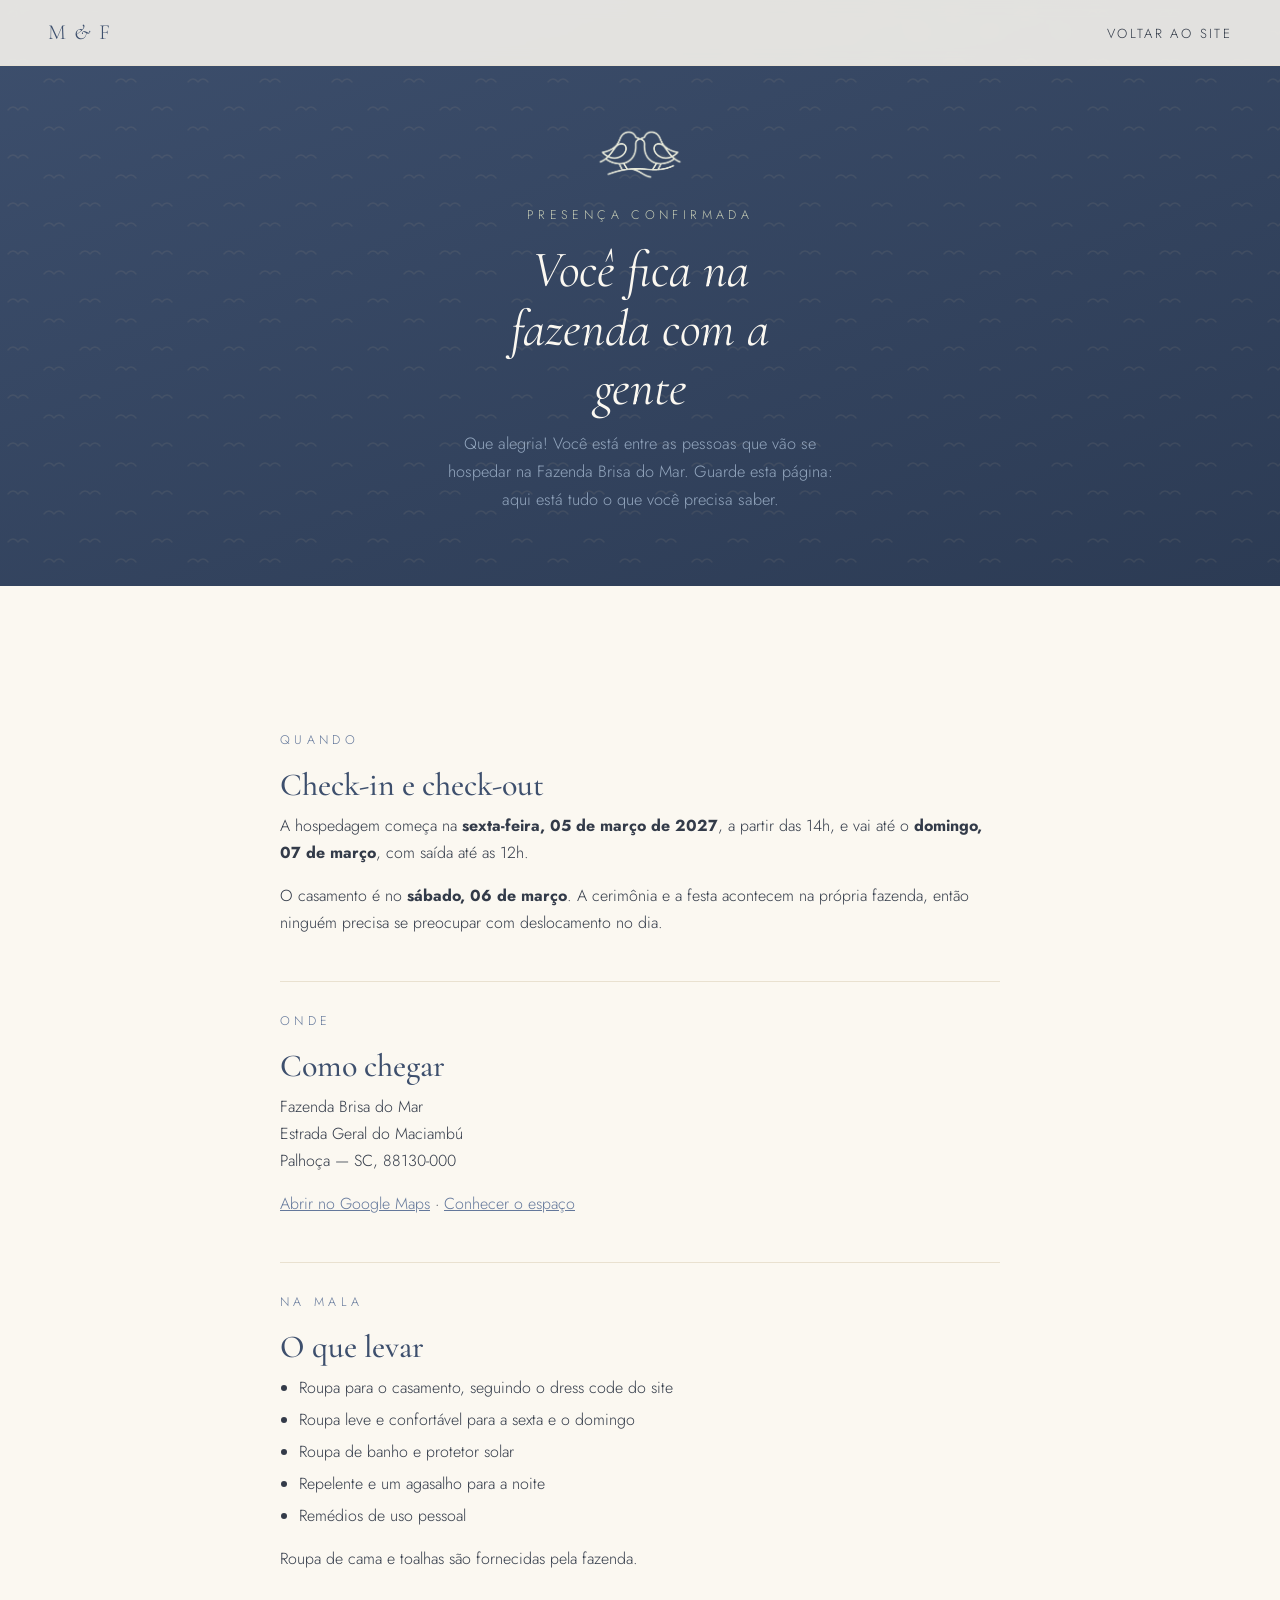
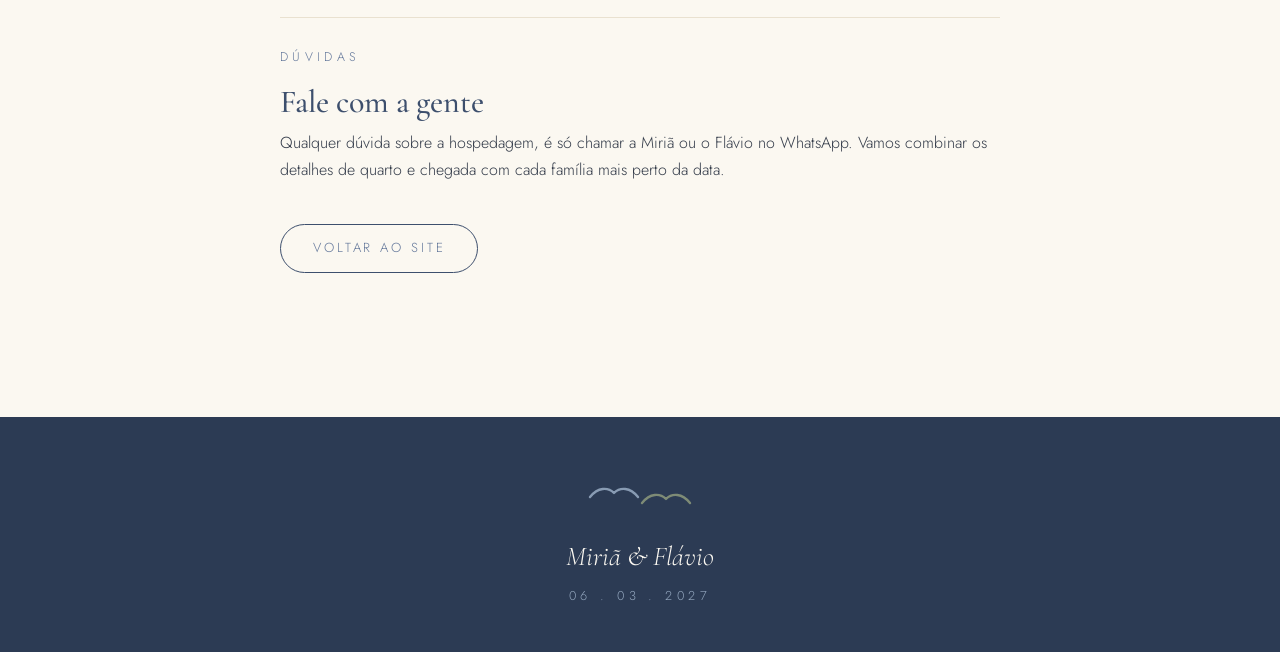
<file: fazenda.html>
<!DOCTYPE html>
<html lang="pt-BR">
<head>
  <meta charset="UTF-8">
  <meta name="viewport" content="width=device-width, initial-scale=1.0">
  <title>Hospedagem na fazenda — Miriã &amp; Flávio</title>
  <meta name="description" content="Informações de hospedagem na Fazenda Brisa do Mar para o casamento de Miriã e Flávio.">
  <meta name="robots" content="noindex">
  <link rel="preconnect" href="https://fonts.googleapis.com">
  <link rel="preconnect" href="https://fonts.gstatic.com" crossorigin>
  <link href="https://fonts.googleapis.com/css2?family=Cormorant+Garamond:ital,wght@0,300;0,400;0,500;0,600;1,400;1,500&family=Jost:wght@300;400;500;600&display=swap" rel="stylesheet">
  <link rel="stylesheet" href="css/styles.css">
  <link rel="icon" href="data:image/svg+xml,<svg xmlns='http://www.w3.org/2000/svg' viewBox='0 0 100 100'><text y='.9em' font-size='90'>🕊️</text></svg>">
</head>
<body>

  <!-- Página sem JS: só chega aqui quem confirmou presença e fica hospedado na fazenda. -->
  <nav class="nav nav--simples">
    <a class="nav__brand" href="index.html">M <span class="amp">&amp;</span> F</a>
    <ul class="nav__links">
      <li><a href="index.html">Voltar ao site</a></li>
    </ul>
  </nav>

  <header class="faz-hero">
    <div class="faz-hero__art" aria-hidden="true">
      <img src="assets/img/lovebirds-indigo.png" alt="">
    </div>
    <p class="eyebrow eyebrow--light">Presença confirmada</p>
    <h1>Você fica na fazenda com a gente</h1>
    <p class="faz-hero__sub">Que alegria! Você está entre as pessoas que vão se hospedar na Fazenda Brisa do Mar. Guarde esta página: aqui está tudo o que você precisa saber.</p>
  </header>

  <main>
    <section class="section faz">
      <div class="section__inner">

        <div class="faz-bloco">
          <p class="eyebrow">Quando</p>
          <h2>Check-in e check-out</h2>
          <p>A hospedagem começa na <strong>sexta-feira, 05 de março de 2027</strong>, a partir das 14h, e vai até o <strong>domingo, 07 de março</strong>, com saída até as 12h.</p>
          <p>O casamento é no <strong>sábado, 06 de março</strong>. A cerimônia e a festa acontecem na própria fazenda, então ninguém precisa se preocupar com deslocamento no dia.</p>
        </div>

        <div class="faz-bloco">
          <p class="eyebrow">Onde</p>
          <h2>Como chegar</h2>
          <p>Fazenda Brisa do Mar<br>Estrada Geral do Maciambú<br>Palhoça — SC, 88130-000</p>
          <p><a href="https://www.google.com/maps/search/?api=1&query=Fazenda+Brisa+do+Mar%2C+Palho%C3%A7a+-+SC" target="_blank" rel="noopener">Abrir no Google Maps</a> · <a href="https://fazendabrisadomar.com.br/galeria/" target="_blank" rel="noopener">Conhecer o espaço</a></p>
        </div>

        <div class="faz-bloco">
          <p class="eyebrow">Na mala</p>
          <h2>O que levar</h2>
          <ul>
            <li>Roupa para o casamento, seguindo o dress code do site</li>
            <li>Roupa leve e confortável para a sexta e o domingo</li>
            <li>Roupa de banho e protetor solar</li>
            <li>Repelente e um agasalho para a noite</li>
            <li>Remédios de uso pessoal</li>
          </ul>
          <p>Roupa de cama e toalhas são fornecidas pela fazenda.</p>
        </div>

        <div class="faz-bloco">
          <p class="eyebrow">Dúvidas</p>
          <h2>Fale com a gente</h2>
          <p>Qualquer dúvida sobre a hospedagem, é só chamar a Miriã ou o Flávio no WhatsApp. Vamos combinar os detalhes de quarto e chegada com cada família mais perto da data.</p>
          <a class="faz-voltar" href="index.html">Voltar ao site</a>
        </div>

      </div>
    </section>
  </main>

  <footer class="footer">
    <div class="footer__birds" aria-hidden="true">
      <svg viewBox="0 0 120 40" fill="none">
        <path d="M10 24 C 18 14 28 14 34 20 M 34 20 C 40 14 50 14 58 24" stroke="var(--solitude)" stroke-width="2.4" stroke-linecap="round"/>
        <path d="M62 30 C 70 20 80 20 86 26 M 86 26 C 92 20 102 20 110 30" stroke="var(--sage)" stroke-width="2.4" stroke-linecap="round"/>
      </svg>
    </div>
    <p class="footer__names">Miriã <span class="amp">&amp;</span> Flávio</p>
    <p class="footer__date">06 . 03 . 2027</p>
  </footer>

</body>
</html>
</file>
<file: css/styles.css>
/* ============================================================
   Miriã & Flávio — 06.03.2027
   Paleta: fusão "Floral Bird" (SW) + paleta francesa azul/linho
   ============================================================ */

:root {
  /* base quente */
  --paper:    #FBF8F1;  /* fundo geral, off-white quente */
  --linen:    #F2ECDF;  /* blocos linho */
  --linen-2:  #E9E1D0;

  /* azuis (protagonistas) */
  --solitude: #93A6BE;  /* SW 6535 */
  --blue:     #64789B;  /* SW 6536 Searching Blue */
  --indigo:   #3D4F6D;  /* SW 7602 Indigo Batik */
  --navy:     #2C3B54;  /* Classic Navy */

  /* verdes (secundária) */
  --sage-lt:  #C2C9B4;  /* Hazel Gaze */
  --sage:     #87947A;  /* Privilege Green */

  /* verde só do aviso de "copiado" */
  --oliva:    #6E8B4B;

  /* neutros de apoio */
  --taupe:    #8C8578;
  --ink:      #333B49;

  /* altura da onda que costura o hero com o RSVP */
  --wave-h: clamp(40px, 7vw, 90px);

  --serif: "Cormorant Garamond", Georgia, serif;
  --sans:  "Jost", "Segoe UI", sans-serif;

  /* padrão de passarinhos distantes (arcos duplos) bem sutil */
  --bird-pattern: url("data:image/svg+xml,%3Csvg xmlns='http://www.w3.org/2000/svg' width='72' height='48' viewBox='0 0 72 48'%3E%3Cpath d='M8 14 c3 -4 7 -4 10 0 M18 14 c3 -4 7 -4 10 0 M44 34 c3 -4 7 -4 10 0 M54 34 c3 -4 7 -4 10 0' fill='none' stroke='%233D4F6D' stroke-width='1.4' stroke-linecap='round'/%3E%3C/svg%3E");
}

* { margin: 0; padding: 0; box-sizing: border-box; }

html {
  scroll-behavior: smooth;
}

body {
  font-family: var(--sans);
  font-weight: 300;
  color: var(--ink);
  background: var(--paper);
  line-height: 1.7;
  -webkit-font-smoothing: antialiased;
}

h1, h2, h3 { font-family: var(--serif); font-weight: 500; color: var(--indigo); line-height: 1.15; }

h2 { font-size: clamp(2rem, 4.5vw, 3rem); margin-bottom: 1.2rem; }

.amp { font-style: italic; font-weight: 400; }

.eyebrow {
  font-family: var(--sans);
  font-size: .78rem;
  letter-spacing: .35em;
  text-transform: uppercase;
  color: var(--blue);
  margin-bottom: .9rem;
}
.eyebrow--light { color: var(--sage-lt); }

.placeholder-text {
  color: var(--taupe);
  font-style: italic;
  opacity: .85;
}

.section {
  padding: clamp(4rem, 9vw, 7.5rem) 1.5rem;
  scroll-margin-top: 3.6rem; /* compensa a nav fixa */
}

.section__inner { max-width: 1080px; margin: 0 auto; }

/* ============ NAV ============ */
.nav {
  position: fixed;
  top: 0; left: 0; right: 0;
  z-index: 50;
  display: flex;
  align-items: center;
  justify-content: space-between;
  padding: .9rem clamp(1.2rem, 4vw, 3rem);
  background: color-mix(in srgb, var(--paper) 88%, transparent);
  backdrop-filter: blur(8px);
  border-bottom: 1px solid color-mix(in srgb, var(--linen-2) 70%, transparent);
}

.nav__brand {
  font-family: var(--serif);
  font-size: 1.35rem;
  color: var(--indigo);
  text-decoration: none;
  letter-spacing: .08em;
}

.nav__links {
  display: flex;
  gap: clamp(1rem, 2.5vw, 2.2rem);
  list-style: none;
}

.nav__links a {
  font-size: .82rem;
  letter-spacing: .18em;
  text-transform: uppercase;
  text-decoration: none;
  color: var(--ink);
  transition: color .25s;
}
.nav__links a:hover { color: var(--blue); }

.nav__cta {
  border: 1px solid var(--indigo);
  padding: .35rem 1rem;
  border-radius: 999px;
  color: var(--indigo) !important;
}
.nav__cta:hover { background: var(--indigo); color: var(--paper) !important; }

.nav__toggle { display: none; background: none; border: none; cursor: pointer; }
.nav__toggle span {
  display: block; width: 24px; height: 2px;
  background: var(--indigo); margin: 5px 0; border-radius: 2px;
}

/* ============ HERO ============ */
.hero {
  position: relative;
  /* +altura da onda: no primeiro acesso o linho cobre a tela inteira e a onda só aparece no scroll */
  min-height: calc(100svh + var(--wave-h));
  display: flex;
  flex-direction: column;
  justify-content: center;
  align-items: center;
  text-align: center;
  padding: 6rem 1.5rem calc(6rem + var(--wave-h));
  background:
    radial-gradient(ellipse 80% 60% at 50% 0%, color-mix(in srgb, var(--solitude) 18%, transparent), transparent 70%),
    var(--linen);
}

.hero__swallows { margin-bottom: 1.2rem; }
.hero__swallows img {
  height: clamp(200px, 30vh, 300px);
  width: auto;
  mix-blend-mode: multiply; /* funde o fundo branco da arte com o linho do hero */
}

.hero__kicker {
  font-size: .85rem;
  letter-spacing: .45em;
  text-transform: uppercase;
  color: var(--blue);
  margin-bottom: 1rem;
}

.hero__names {
  display: flex;
  flex-direction: column;
  align-items: center;
  font-size: clamp(2.6rem, 7.5vw, 4.8rem);
  font-weight: 400;
  font-style: italic;
  color: var(--indigo);
  line-height: 1.12;
}

.hero__amp {
  font-size: .5em;
  color: var(--blue);
  margin: .05em 0;
}

.hero__rule {
  display: flex;
  align-items: center;
  gap: .9rem;
  margin: 1.6rem auto 1.2rem;
  color: var(--blue);
  width: min(320px, 60vw);
}
.hero__rule span { flex: 1; height: 1px; background: color-mix(in srgb, var(--blue) 45%, transparent); }
.mini-birds { width: 46px; height: auto; opacity: .9; }

.hero__date {
  font-family: var(--serif);
  font-size: clamp(1.25rem, 2.6vw, 1.7rem);
  letter-spacing: .12em;
  color: var(--ink);
}

.hero__place {
  margin-top: .6rem;
  font-size: .85rem;
  letter-spacing: .3em;
  text-transform: uppercase;
  color: var(--blue);
}

.hero__scroll {
  margin-top: 3rem;
  color: var(--blue);
  animation: floaty 2.4s ease-in-out infinite;
}
@keyframes floaty { 0%,100% { transform: translateY(0); } 50% { transform: translateY(8px); } }

/* A onda nao e mais um desenho no hero: e a borda superior do RSVP, recortada
   por mascara. Assim o gradiente e a textura de passarinhos atravessam a onda
   sem emenda, e acompanham sozinhos qualquer mudanca de cor da secao. */
.rsvp {
  --wave-mask: url("data:image/svg+xml,%3Csvg xmlns='http://www.w3.org/2000/svg' viewBox='0 0 2880 90' preserveAspectRatio='none'%3E%3Cpath d='M0,48 C240,88 480,8 720,40 C960,72 1200,16 1440,48 C1680,88 1920,8 2160,40 C2400,72 2640,16 2880,48 L2880,90 L0,90 Z' fill='%23000'/%3E%3C/svg%3E");
  margin-top: calc(var(--wave-h) * -1);
  padding-top: calc(clamp(4rem, 9vw, 7.5rem) + var(--wave-h));
  -webkit-mask-image: var(--wave-mask), linear-gradient(#000, #000);
          mask-image: var(--wave-mask), linear-gradient(#000, #000);
  -webkit-mask-size: 200% var(--wave-h), 100% calc(100% - var(--wave-h) + 1px);
          mask-size: 200% var(--wave-h), 100% calc(100% - var(--wave-h) + 1px);
  -webkit-mask-position: 0 0, 0 calc(var(--wave-h) - 1px);
          mask-position: 0 0, 0 calc(var(--wave-h) - 1px);
  -webkit-mask-repeat: repeat-x, no-repeat;
          mask-repeat: repeat-x, no-repeat;
  animation: onda 18s linear infinite;
}
@keyframes onda {
  to {
    -webkit-mask-position: -200% 0, 0 calc(var(--wave-h) - 1px);
            mask-position: -200% 0, 0 calc(var(--wave-h) - 1px);
  }
}
@media (prefers-reduced-motion: reduce) {
  .rsvp { animation: none; }
}

/* ============ NOSSA HISTÓRIA ============ */
.historia { background: var(--paper); }

.historia__grid {
  display: grid;
  grid-template-columns: minmax(0, 5fr) minmax(0, 6fr);
  gap: clamp(2rem, 6vw, 5rem);
  align-items: center;
}

.historia__photo { position: relative; }

.historia__photo-frame {
  position: absolute;
  inset: -14px 14px 14px -14px;
  border: 1px solid var(--solitude);
  z-index: -1;
}

.historia__text h2 { max-width: 14ch; }
.historia__text p { margin-bottom: 1.1rem; max-width: 46ch; }

.historia__bird { width: min(280px, 70%); margin: 1.6rem auto 0; }
.historia__bird img {
  width: 100%;
  height: auto;
  mix-blend-mode: multiply; /* resquícios do papel somem sobre o fundo do site */
}

/* ============ FOTOS ============ */
.historia__foto {
  margin: 0;
  overflow: hidden;
  border-radius: 4px;
  aspect-ratio: 4 / 5;
}
.historia__foto img {
  display: block;
  width: 100%;
  height: 100%;
  object-fit: cover;
  object-position: 50% 22%; /* mantém os dois rostos e a mão com o anel no quadro */
}


/* ============ CONTAGEM ============ */
.contagem {
  position: relative;
  background: linear-gradient(160deg, var(--indigo), var(--navy));
  color: var(--paper);
  text-align: center;
  overflow: hidden;
}

.contagem__texture {
  position: absolute; inset: 0;
  background-image: var(--bird-pattern);
  opacity: .10;
  filter: invert(1);
  pointer-events: none;
}

.contagem .section__inner { position: relative; }

.contagem__title { color: var(--paper); font-style: italic; font-weight: 400; }

.contagem__grid {
  display: flex;
  justify-content: center;
  gap: clamp(1.2rem, 5vw, 3.5rem);
  margin: 2.8rem 0 2rem;
  flex-wrap: wrap;
}

.contagem__cell { display: flex; flex-direction: column; min-width: 76px; }

.contagem__num {
  font-family: var(--serif);
  font-size: clamp(2.6rem, 7vw, 4.4rem);
  font-weight: 400;
  line-height: 1;
  font-variant-numeric: tabular-nums;
}

.contagem__label {
  margin-top: .5rem;
  font-size: .72rem;
  letter-spacing: .3em;
  text-transform: uppercase;
  color: var(--sage-lt);
}

.contagem__date {
  font-family: var(--serif);
  letter-spacing: .35em;
  color: var(--solitude);
  font-size: 1.05rem;
}

/* ============ O GRANDE DIA (selos) ============ */
.grande-dia { background: var(--paper); text-align: center; }
.grande-dia h2 { margin-bottom: 3rem; }

.selos {
  display: grid;
  grid-template-columns: repeat(3, 1fr);
  gap: clamp(1.2rem, 3vw, 2.4rem);
}

.selo {
  background: #fff;
  border: 1.5px dashed var(--blue);
  outline: 6px solid #fff;
  outline-offset: -10px;
  border-radius: 3px;
  padding: 2.4rem 1.6rem 2rem;
  box-shadow: 0 10px 30px -18px color-mix(in srgb, var(--navy) 45%, transparent);
  transition: transform .3s ease;
}
.selo:hover { transform: translateY(-5px); }

.selo__art { width: 108px; margin: 0 auto 1rem; }
.selo__art img { width: 100%; height: auto; }

.selo h3 {
  font-size: 1.55rem;
  font-style: italic;
  margin-bottom: .6rem;
}

.selo p { font-size: .92rem; }

/* ============ GALERIA ============ */
.galeria { background: var(--linen); text-align: center; }
.galeria h2 { margin-bottom: 2.6rem; }

/* Uma foto por vez. O palco toma a proporção da foto em cena — retrato e
   paisagem aparecem grandes, sem corte — e o que sobra nas beiradas é a
   própria foto ampliada e desfocada. */
.palco {
  position: relative;
  display: block;
  width: 100%;
  max-width: 880px;
  margin: 0 auto;
  aspect-ratio: var(--ar, 3 / 2);
  max-height: 78dvh;
  transition: aspect-ratio .55s ease;
  padding: 0;
  overflow: hidden;
  background: var(--linen-2);
  border: 0;
  border-radius: 4px;
  cursor: zoom-in;
}

.palco__slide {
  position: absolute;
  inset: 0;
  margin: 0;
  opacity: 0;
  transition: opacity .9s ease;
}
.palco__slide.is-ativa { opacity: 1; }

/* --bg é a própria foto, posta pelo JS a partir do src; sem JS fica o fundo liso */
.palco__slide::before {
  content: '';
  position: absolute;
  inset: 0;
  background: var(--bg) center / cover no-repeat;
  filter: blur(22px) brightness(.72) saturate(1.1);
  transform: scale(1.15);
}

.palco__slide img {
  position: relative;
  width: 100%;
  height: 100%;
  object-fit: contain;
}

.palco__lupa {
  position: absolute;
  right: .8rem;
  bottom: .8rem;
  z-index: 2;
  display: flex;
  padding: .55rem;
  color: var(--indigo);
  background: color-mix(in srgb, #fff 88%, transparent);
  border-radius: 999px;
  box-shadow: 0 4px 14px -6px black;
  transition: background .2s ease;
}
.palco:hover .palco__lupa { background: #fff; }

.palco__pontos {
  display: flex;
  justify-content: center;
  gap: .5rem;
  margin-top: 1.1rem;
}
.palco__ponto {
  width: 8px;
  height: 8px;
  padding: 0;
  background: color-mix(in srgb, var(--blue) 32%, transparent);
  border: 0;
  border-radius: 999px;
  cursor: pointer;
  transition: background .25s ease, transform .25s ease;
}
.palco__ponto.is-ativo { background: var(--indigo); transform: scale(1.25); }

@media (prefers-reduced-motion: reduce) {
  .palco,
  .palco__slide { transition: none; }
}

/* ============ RSVP ============ */
.rsvp {
  position: relative;
  background: linear-gradient(160deg, var(--indigo), var(--navy));
  overflow: hidden;
}

.rsvp::before {
  content: '';
  position: absolute;
  inset: 0;
  background-image: var(--bird-pattern);
  opacity: .10;
  filter: invert(1);
  pointer-events: none;
}

.rsvp__box {
  position: relative;
  max-width: 620px;
  background: #fff;
  color: var(--ink);
  text-align: center;
  padding: clamp(2.5rem, 6vw, 4rem);
  border-radius: 6px;
  box-shadow: 0 24px 60px -30px black;
}

.rsvp__shell { margin-bottom: .6rem; }
.rsvp__shell img { width: 88px; height: auto; opacity: .95; }

.rsvp__title { color: var(--indigo); font-style: italic; font-weight: 400; font-size: clamp(1.7rem, 4vw, 2.4rem); }

.rsvp__text { margin: .8rem 0 1.8rem; color: var(--taupe); }

.rsvp__btn {
  font-family: var(--sans);
  font-size: .82rem;
  letter-spacing: .22em;
  text-transform: uppercase;
  padding: .9rem 2.2rem;
  border-radius: 999px;
  border: 1px solid var(--indigo);
  background: transparent;
  color: var(--indigo);
  cursor: pointer;
  transition: background .25s, color .25s;
}
.rsvp__btn:hover { background: var(--indigo); color: #fff; }

/* ============ FOOTER ============ */
.footer {
  background: var(--navy);
  color: var(--paper);
  text-align: center;
  padding: 3.5rem 1.5rem 2.8rem;
}

.footer__birds { width: 120px; margin: 0 auto .8rem; opacity: .9; }
.footer__birds svg { width: 100%; height: auto; }

.footer__names {
  font-family: var(--serif);
  font-style: italic;
  font-size: 1.7rem;
}

.footer__date {
  margin-top: .3rem;
  font-size: .8rem;
  letter-spacing: .35em;
  color: var(--solitude);
}

/* ============ CARD "ONDE" ============ */
.selo--onde { display: block; text-decoration: none; color: inherit; cursor: pointer; }
.onde__nome {
  font-family: var(--serif);
  font-size: 1.12rem;
  font-style: italic;
  color: var(--indigo);
  margin-bottom: .35rem;
}
.onde__end { font-size: .92rem; line-height: 1.6; }

/* ============ MODAL ============ */
.modal[hidden] { display: none; }
.modal {
  position: fixed;
  inset: 0;
  z-index: 200;
  display: flex;
  align-items: center;
  justify-content: center;
  padding: 1.2rem;
}

.modal__fundo {
  position: absolute;
  inset: 0;
  background: color-mix(in srgb, var(--navy) 72%, transparent);
  backdrop-filter: blur(4px);
  animation: modalFundo .3s ease;
}
@keyframes modalFundo { from { opacity: 0; } }

.modal__caixa {
  position: relative;
  width: 100%;
  max-width: 440px;
  max-height: 92dvh;      /* dvh e nao vh: no Safari do iPhone a barra corta o vh */
  overflow-y: auto;
  background: #fff;
  border-radius: 6px;
  text-align: center;
  box-shadow: 0 30px 70px -30px black;
  animation: modalSobe .32s cubic-bezier(.2, .8, .3, 1);
}
@keyframes modalSobe { from { opacity: 0; transform: translateY(16px) scale(.97); } }
@media (prefers-reduced-motion: reduce) {
  .modal__fundo, .modal__caixa { animation: none; }
}

.modal__pad { padding: 2.6rem 1.8rem 2.2rem; }

.modal__x {
  position: absolute;
  top: .5rem; right: .7rem;
  z-index: 3;
  padding: .3rem .5rem;
  font-size: 1.9rem;
  line-height: 1;
  color: var(--taupe);
  background: none;
  border: 0;
  cursor: pointer;
}
.modal__x:hover { color: var(--indigo); }

.modal__art { width: 92px; margin: 0 auto 1rem; }
.modal__art img { width: 100%; height: auto; }

.modal__titulo {
  font-family: var(--serif);
  font-style: italic;
  font-weight: 400;
  color: var(--indigo);
  font-size: clamp(1.45rem, 5.5vw, 1.9rem);
  line-height: 1.2;
  margin-bottom: 1.4rem;
}

.modal__texto { color: var(--taupe); margin-top: .3rem; }

/* ---- formulário do RSVP ---- */
.modal__campo {
  width: 100%;
  font-family: var(--sans);
  font-size: 1.05rem;   /* menos que 1rem faz o iOS dar zoom ao focar */
  font-weight: 300;
  color: var(--ink);
  text-align: center;
  background: var(--paper);
  border: 1px solid color-mix(in srgb, var(--blue) 45%, transparent);
  border-radius: 4px;
  padding: .95rem 1rem;
}
.modal__campo:focus { outline: 2px solid var(--solitude); outline-offset: 2px; border-color: var(--blue); }
.modal__campo::placeholder { color: color-mix(in srgb, var(--taupe) 70%, transparent); }

.modal__erro {
  display: block;
  min-height: 1.25rem;
  margin: .55rem 0 1rem;
  font-size: .82rem;
  color: #9C4A3C;
}

.modal__btn {
  font-family: var(--sans);
  font-size: .82rem;
  letter-spacing: .22em;
  text-transform: uppercase;
  padding: .95rem 2.4rem;
  border-radius: 999px;
  border: 1px solid var(--indigo);
  background: var(--indigo);
  color: #fff;
  cursor: pointer;
  transition: opacity .2s;
}
.modal__btn:hover { opacity: .88; }
.modal__btn[disabled] { opacity: .55; cursor: progress; }

/* ---- busca com sugestões + chips do RSVP ---- */
.rsvp-m__dica { margin: -.9rem 0 1.3rem; font-size: .9rem; line-height: 1.5; }

.chips {
  display: flex;
  flex-wrap: wrap;
  justify-content: center;
  gap: .45rem;
  margin-bottom: .8rem;
}
.chips:empty { display: none; }

.chip {
  display: inline-flex;
  align-items: center;
  gap: .3rem;
  padding: .35rem .5rem .35rem .85rem;
  border-radius: 999px;
  background: var(--linen);
  border: 1px solid var(--linen-2);
  color: var(--indigo);
  font-size: .88rem;
  line-height: 1.3;
}
.chip__x {
  border: 0;
  background: none;
  padding: 0 .25rem;
  font-size: 1.15rem;
  line-height: 1;
  color: var(--taupe);
  cursor: pointer;
}
.chip__x:hover { color: var(--indigo); }

/* a lista fica no fluxo (e não absoluta): o modal cresce junto em vez de cortar */
.busca__lista {
  list-style: none;
  margin: .3rem 0 0;
  padding: .3rem 0;
  max-height: 232px;
  overflow-y: auto;
  text-align: left;
  background: #fff;
  border: 1px solid color-mix(in srgb, var(--blue) 35%, transparent);
  border-radius: 4px;
  box-shadow: 0 14px 30px -18px var(--navy);
}
.busca__item {
  padding: .6rem 1rem;
  font-size: .95rem;
  color: var(--ink);
  cursor: pointer;
}
.busca__item:hover, .busca__item.is-ativo { background: var(--paper); color: var(--indigo); }
.busca__vazio {
  padding: .7rem 1rem;
  font-size: .86rem;
  font-style: italic;
  line-height: 1.5;
  color: var(--taupe);
}

/* ---- página da fazenda (fazenda.html) ---- */
.faz-hero {
  position: relative;
  overflow: hidden;
  padding: 8rem 1.5rem 4.5rem;
  text-align: center;
  color: var(--paper);
  background: linear-gradient(160deg, var(--indigo), var(--navy));
}
.faz-hero::before {
  content: '';
  position: absolute;
  inset: 0;
  background-image: var(--bird-pattern);
  opacity: .10;
  filter: invert(1);
  pointer-events: none;
}
.faz-hero > * { position: relative; }
.faz-hero__art { width: 88px; margin: 0 auto 1rem; }
.faz-hero__art img { width: 100%; height: auto; filter: invert(1) brightness(1.6); opacity: .9; }
.faz-hero h1 {
  color: var(--paper);
  font-style: italic;
  font-weight: 400;
  font-size: clamp(2rem, 5vw, 3.2rem);
  max-width: 16ch;
  margin: 0 auto .8rem;
}
.faz-hero__sub { max-width: 46ch; margin: 0 auto; color: var(--solitude); font-size: 1.02rem; }

.faz { background: var(--paper); }
.faz .section__inner { max-width: 720px; }
.faz h2 { font-size: clamp(1.5rem, 3.5vw, 2rem); margin-bottom: .5rem; }
.faz p { margin-bottom: 1rem; }
.faz-bloco { padding: 1.8rem 0; border-bottom: 1px solid var(--linen-2); }
.faz-bloco:last-child { border-bottom: 0; }
.faz-bloco ul { padding-left: 1.2rem; margin-bottom: 1rem; }
.faz-bloco li { margin-bottom: .3rem; }
.faz-bloco a { color: var(--blue); }
.faz-voltar {
  display: inline-block;
  margin-top: 1.5rem;
  font-size: .82rem;
  letter-spacing: .22em;
  text-transform: uppercase;
  text-decoration: none;
  color: var(--indigo);
  border: 1px solid var(--indigo);
  border-radius: 999px;
  padding: .8rem 2rem;
}
.faz-voltar:hover { background: var(--indigo); color: var(--paper); }

/* ---- as duas saídas do modal "Onde" ---- */
.onde__sub { font-size: .88rem; color: var(--taupe); line-height: 1.55; margin: -.9rem 0 1.6rem; }

.opcao {
  display: block;
  overflow: hidden;
  text-decoration: none;
  color: inherit;
  background: #fff;
  border: 1.5px dashed color-mix(in srgb, var(--blue) 55%, transparent);
  border-radius: 4px;
  transition: transform .25s ease, box-shadow .25s ease, border-color .25s;
}
.opcao + .opcao { margin-top: .9rem; }
.opcao:hover {
  transform: translateY(-3px);
  border-color: var(--blue);
  box-shadow: 0 14px 30px -20px color-mix(in srgb, var(--navy) 60%, transparent);
}

.opcao__capa { height: 96px; overflow: hidden; position: relative;
  background: linear-gradient(160deg, var(--linen), var(--sage-lt)); }
.opcao__capa img { width: 100%; height: 100%; object-fit: cover; object-position: 50% 42%; display: block; }
.opcao__capa svg { position: absolute; inset: 0; width: 100%; height: 100%; }

.opcao__pin { animation: pinPula 2.6s ease-in-out infinite; transform-origin: 50% 100%; }
@keyframes pinPula { 0%, 100% { transform: translateY(0); } 50% { transform: translateY(-5px); } }
@media (prefers-reduced-motion: reduce) { .opcao__pin { animation: none; } }

.opcao__corpo { padding: .95rem 1rem 1.05rem; }
.opcao__nome {
  font-family: var(--sans);
  font-size: .78rem;
  letter-spacing: .22em;
  text-transform: uppercase;
  color: var(--indigo);
}
.opcao__desc { font-size: .84rem; color: var(--taupe); margin-top: .25rem; }

/* ============ DRESS CODE ============ */
/* o card do dress code é um <button>, então precisa do reset */
.selo--dc {
  font: inherit;
  color: inherit;
  text-align: center;
  width: 100%;
  display: block;
  cursor: pointer;
  appearance: none;
}
.selo--dc:focus-visible { outline: 2px solid var(--blue); outline-offset: 3px; }

/* <span> é inline: sem isto o width de 108px do .selo__art é ignorado e o
   passarinho estica até a largura do card */
.selo--dc .selo__art { display: block; }

/* <span> com cara de h3: heading não pode viver dentro de <button> */
.selo--dc .selo__h3 {
  display: block;
  font-family: var(--serif);
  font-weight: 500;
  font-style: italic;
  font-size: 1.55rem;
  line-height: 1.15;
  color: var(--indigo);
  margin-bottom: .6rem;
}
.dc__cta { font-size: .92rem; color: var(--taupe); }

/* ---- modal do dress code ---- */
.modal__caixa--dc { max-width: 520px; }
.dc__pad { padding: 2.6rem 1.3rem 1.8rem; }
.dc__titulo { margin-bottom: 1.8rem; }

.dc details {
  background: #fff;
  border: 1.5px dashed color-mix(in srgb, var(--blue) 55%, transparent);
  border-radius: 4px;
  overflow: hidden;
  transition: border-color .25s;
}
.dc details + details { margin-top: 1rem; }
.dc details[open] { border-color: var(--blue); }
.dc summary { display: block; cursor: pointer; list-style: none; }
.dc summary::-webkit-details-marker { display: none; }

/* a capa é sempre a miniatura recortada — serve de cabeçalho aberto ou fechado */
.dc__capa { position: relative; height: 120px; overflow: hidden; }
.dc__capa img { width: 100%; height: 100%; object-fit: cover; display: block; transition: transform .35s ease; }
.dc summary:hover .dc__capa img { transform: scale(1.04); }
.dc__capa::after {
  content: '';
  position: absolute;
  inset: 0;
  background: linear-gradient(to right,
    color-mix(in srgb, var(--navy) 96%, transparent) 0%,
    color-mix(in srgb, var(--navy) 74%, transparent) 44%,
    color-mix(in srgb, var(--navy) 22%, transparent) 100%);
}
.dc__capa-rot {
  position: absolute;
  inset: 0;
  z-index: 2;
  display: flex;
  align-items: center;
  justify-content: space-between;
  padding: 0 1rem 0 1.15rem;
}
.dc__capa-nome {
  font-family: var(--serif);
  font-style: italic;
  font-size: 1.45rem;
  color: #fff;
  text-shadow: 0 1px 12px rgba(0, 0, 0, .45);
}
.dc__mais {
  flex: none;
  width: 28px;
  height: 28px;
  border-radius: 50%;
  border: 1px solid rgba(255, 255, 255, .7);
  color: #fff;
  display: grid;
  place-items: center;
  font-size: 1.05rem;
  line-height: 1;
  transition: transform .25s ease, background .25s;
}
.dc details[open] .dc__mais { transform: rotate(45deg); background: rgba(255, 255, 255, .18); }
@media (prefers-reduced-motion: reduce) {
  .dc__capa img, .dc__mais { transition: none; }
}

.dc__corpo { padding: 1.3rem 1.2rem 1.5rem; text-align: center; }
.dc__texto { font-size: .98rem; line-height: 1.65; color: var(--ink); margin-bottom: 1.1rem; }

/* sem object-fit aqui de propósito: cortar foto de roupa esconde o que a
   pessoa precisa ver. Cada foto entra inteira, limitada só na largura. */
.dc__fig { margin: 0 auto; border-radius: 3px; overflow: hidden; background: var(--linen); }
.dc__fig img { width: 100%; height: auto; display: block; }
.dc__fig--vertical { max-width: 215px; }
.dc__fig--grupo { max-width: 100%; }

/* ============ PRESENTES ============ */
/* o card é um <button>, então precisa do mesmo reset do dress code */
.selo--pres {
  font: inherit;
  color: inherit;
  text-align: center;
  width: 100%;
  display: block;
  cursor: pointer;
  appearance: none;
}
.selo--pres:focus-visible { outline: 2px solid var(--blue); outline-offset: 3px; }

/* <span> é inline: sem isto o width de 108px do .selo__art é ignorado e o
   presente estica até a largura do card */
.selo--pres .selo__art { display: block; }

/* <span> com cara de h3: heading não pode viver dentro de <button> */
.selo--pres .selo__h3 {
  display: block;
  font-family: var(--serif);
  font-weight: 500;
  font-style: italic;
  font-size: 1.55rem;
  line-height: 1.15;
  color: var(--indigo);
  margin-bottom: .6rem;
}
.pres__cta { font-size: .92rem; color: var(--taupe); }

/* ---- modal dos presentes ---- */
.modal__caixa--pres { max-width: 480px; }
.pres { padding: 2.6rem 1.4rem 1.9rem; }
.pres__intro { font-size: .95rem; line-height: 1.7; color: var(--ink); margin: -.6rem 0 1.8rem; }

.pres details {
  background: #fff;
  border: 1.5px solid color-mix(in srgb, var(--navy) 30%, transparent);
  border-radius: 4px;
  overflow: hidden;
  transition: border-color .25s;
}
.pres details + details { margin-top: .9rem; }
.pres details[open] { border-color: var(--navy); }
.pres summary { display: block; cursor: pointer; list-style: none; }
.pres summary::-webkit-details-marker { display: none; }
.pres summary:focus-visible { outline: 2px solid var(--blue); outline-offset: -4px; }

/* a barra é navy cheia: em cima do branco do modal o rótulo sumia */
.pres__barra {
  display: flex;
  align-items: center;
  justify-content: space-between;
  gap: .8rem;
  padding: 1rem 1.1rem;
  font-family: var(--sans);
  font-size: .82rem;
  font-weight: 500;
  letter-spacing: .2em;
  text-transform: uppercase;
  color: #fff;
  background: var(--navy);
  transition: background .22s;
}
.pres summary:hover .pres__barra { background: var(--indigo); }

/* o + é desenhado, não é glifo: a caixa do caractere reserva a descida embaixo
   e o sinal fica sempre acima do centro da bolinha, por mais que se centralize.
   Como são duas barras posicionadas por geometria, o giro de 45° fecha um × certo. */
.pres__mais {
  position: relative;
  flex: none;
  width: 28px;
  height: 28px;
  border-radius: 50%;
  color: #fff;
  background: rgba(255, 255, 255, .16);
  transition: transform .3s;
}
.pres__mais::before, .pres__mais::after {
  content: '';
  position: absolute;
  top: 50%; left: 50%;
  background: currentColor;
  border-radius: 1px;
  transform: translate(-50%, -50%);
}
.pres__mais::before { width: 12px; height: 1.7px; }
.pres__mais::after  { width: 1.7px; height: 12px; }
.pres details[open] .pres__mais { transform: rotate(45deg); }
@media (prefers-reduced-motion: reduce) {
  .pres__mais, .pres__barra, .pres details { transition: none; }
}

.pres__corpo { padding: 1.3rem 1.1rem; }

/* ---- QR do Pix ---- */
/* preto e com folga branca em volta: a zona de silêncio faz parte do padrão,
   é por ela que o leitor acha o código */
.pres__qr {
  display: inline-block;
  line-height: 0;
  color: #000;
  background: #fff;
  padding: 10px;
  border-radius: 8px;
}
.pres__qr svg { width: 100%; max-width: 210px; height: auto; }

/* ---- chave copiável ---- */
.pres__chave {
  position: relative;
  display: block;
  width: 100%;
  margin: 1.2rem 0 0;
  padding: .85rem 3rem;
  font: inherit;
  text-align: center;
  cursor: pointer;
  background: #fff;
  border: 1.5px solid color-mix(in srgb, var(--blue) 45%, transparent);
  border-radius: 4px;
  transition: border-color .2s, background .2s;
}
.pres__chave:hover { border-color: var(--navy); background: color-mix(in srgb, var(--linen) 45%, transparent); }
.pres__chave:focus-visible { outline: 2px solid var(--blue); outline-offset: 2px; }
.pres__chave-rot {
  display: block;
  font-family: var(--sans);
  font-size: .66rem;
  letter-spacing: .22em;
  text-transform: uppercase;
  color: var(--taupe);
  margin-bottom: .3rem;
}
/* peso 600 do Jost: o <link> do index precisa pedir esse peso, senão o
   navegador falsifica o negrito e o e-mail borra */
.pres__chave-val {
  display: block;
  font-family: var(--sans);
  font-size: 1.05rem;
  font-weight: 600;
  line-height: 1.3;
  color: var(--navy);
  word-break: break-all;
}
.pres__copiar {
  position: absolute;
  top: 50%; right: .9rem;
  width: 20px; height: 20px;
  transform: translateY(-50%);
  color: var(--blue);
  transition: color .2s;
}
.pres__chave:hover .pres__copiar { color: var(--navy); }

/* a altura fica reservada mesmo com o aviso invisível: sem isso o modal pula
   22px toda vez que a mensagem some */
.pres__ok {
  min-height: 1.35rem;
  margin-top: .5rem;
  font-family: var(--sans);
  font-size: .84rem;
  font-weight: 500;
  letter-spacing: .04em;
  color: var(--oliva);
  opacity: 0;
  transition: opacity .18s;
}
.pres__ok.aparece { opacity: 1; }
.pres__chave.copiou { border-color: var(--oliva); }
.pres__chave.copiou .pres__copiar { color: var(--oliva); }

/* ---- listas ---- */
.opcao--texto .opcao__corpo { padding: 1.15rem 1rem; text-align: center; }
.opcao--texto .opcao__nome {
  font-size: 1rem;
  font-weight: 600;
  letter-spacing: .12em;
}

/* ============ MODAL DAS FOTOS ============ */
/* depois do .modal__caixa de propósito: mesma especificidade, quem vem por
   último vence — foi assim que a caixa larga passou a valer */
.modal__caixa--fotos { max-width: 880px; background: var(--paper); }

.fotos { padding: 2.4rem 1rem 1.4rem; }
.fotos__titulo { margin-bottom: 1.1rem; }

.fotos__palco {
  position: relative;
  display: flex;
  align-items: center;
  justify-content: center;
  min-height: 40dvh;
}
.fotos__img {
  max-width: 100%;
  max-height: 64dvh;
  border-radius: 3px;
  box-shadow: 0 18px 40px -24px black;
}

.fotos__nav {
  position: absolute;
  top: 50%;
  transform: translateY(-50%);
  z-index: 2;
  width: 40px;
  height: 40px;
  font-size: 1.7rem;
  line-height: 1;
  color: var(--indigo);
  background: color-mix(in srgb, #fff 86%, transparent);
  border: 0;
  border-radius: 999px;
  box-shadow: 0 4px 14px -6px black;
  cursor: pointer;
}
.fotos__nav:hover { background: #fff; }
.fotos__nav--ant { left: 0; }
.fotos__nav--prox { right: 0; }

.fotos__minis {
  display: flex;
  justify-content: center;
  gap: .5rem;
  margin-top: 1.1rem;
}
.fotos__mini {
  width: 62px;
  height: 62px;
  padding: 0;
  overflow: hidden;
  background: none;
  border: 0;
  border-radius: 3px;
  opacity: .5;
  cursor: pointer;
  transition: opacity .2s ease;
  outline: 2px solid transparent;
  outline-offset: 2px;
}
.fotos__mini img { width: 100%; height: 100%; object-fit: cover; display: block; }
.fotos__mini.is-ativa { opacity: 1; outline-color: var(--indigo); }

/* ============ RESPONSIVO ============ */
@media (max-width: 760px) {
  .nav__toggle { display: block; }

  .nav__links {
    position: absolute;
    top: 100%; left: 0; right: 0;
    flex-direction: column;
    align-items: center;
    gap: 1.2rem;
    padding: 1.6rem 0 2rem;
    background: var(--paper);
    border-bottom: 1px solid var(--linen-2);
    display: none;
  }
  .nav__links.is-open { display: flex; }
  /* fazenda.html não tem menu hambúrguer: o único link fica visível ao lado da marca */
  .nav--simples .nav__links { display: flex; position: static; flex-direction: row; padding: 0; border: 0; background: none; }

  .historia__grid { grid-template-columns: 1fr; }
  .historia__photo { max-width: 420px; margin: 0 auto; }

  .selos { grid-template-columns: 1fr; max-width: 420px; margin: 0 auto; }

  .fotos { padding: 2.2rem .6rem 1.2rem; }
  .fotos__nav { width: 34px; height: 34px; font-size: 1.4rem; }
  .fotos__mini { width: 48px; height: 48px; }

  /* contador: 3 números em uma linha só */
  .contagem__grid { gap: clamp(1rem, 6vw, 2rem); flex-wrap: nowrap; }
  .contagem__cell { min-width: 0; }
  .contagem__num { font-size: clamp(1.9rem, 9vw, 2.8rem); }
  .contagem__label { font-size: .62rem; letter-spacing: .18em; }

  .hero__swallows img { height: clamp(150px, 24vh, 220px); }
}
</file>
